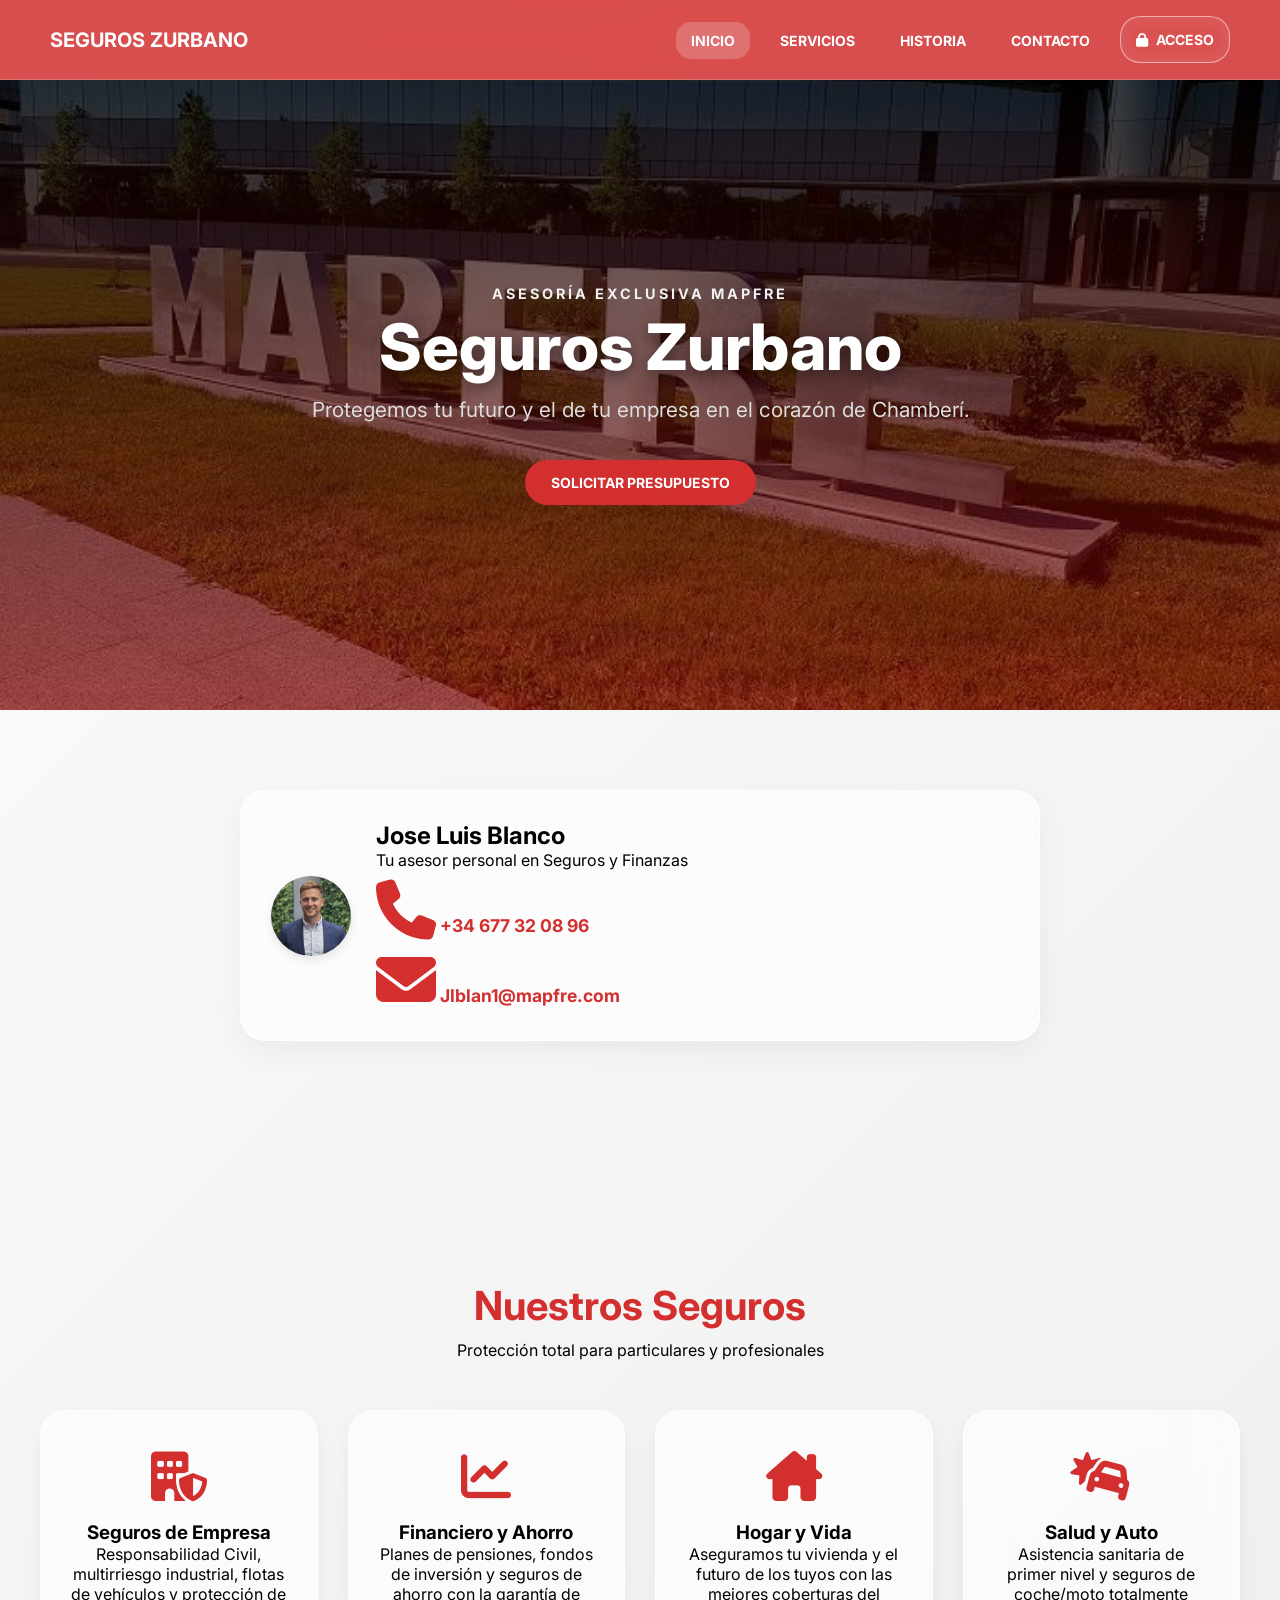
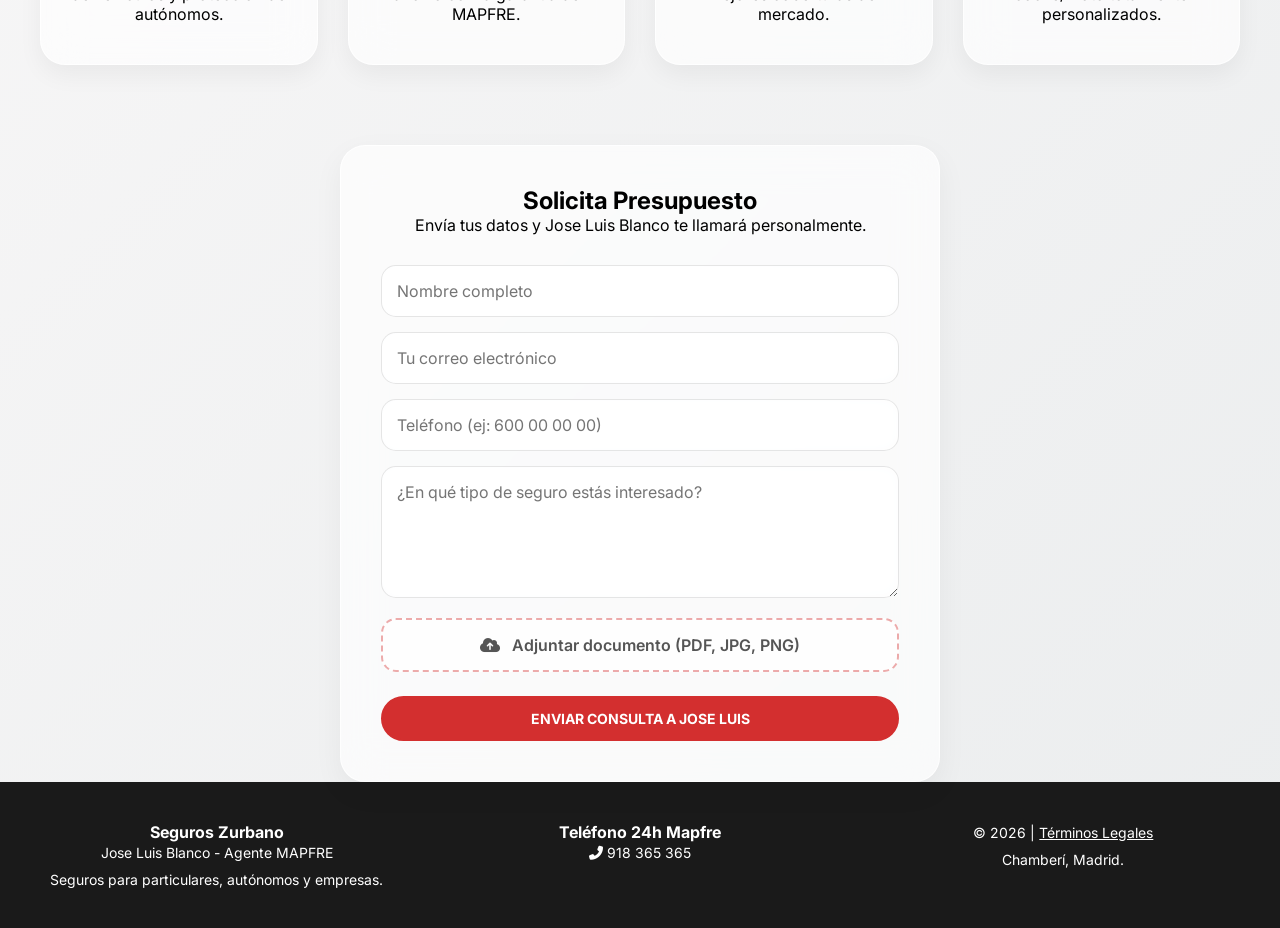
<file: index.html>
<!DOCTYPE html>
<html lang="es">
<head>
    <meta charset="UTF-8">
    <meta name="viewport" content="width=device-width, initial-scale=1.0">
    <title>Seguros Zurbano | Jose Luis Blanco</title>
    <link rel="stylesheet" type="text/css" href="estilos/estilos.css">
    <link rel="stylesheet" href="https://cdnjs.cloudflare.com/ajax/libs/font-awesome/6.5.1/css/all.min.css">
    <link href="https://fonts.googleapis.com/css2?family=Inter:wght@400;700&display=swap" rel="stylesheet">
</head>
<body data-pagina="index">

    <nav class="navbar">
        <a href="index.html" id="logo">SEGUROS ZURBANO</a> 
        <input type="checkbox" id="check"> 
        <label for="check" id="checkboton"><i class="fa-solid fa-bars"></i></label>
        
        <ul class="menu-items">
    <li><a class="actual" href="#hero-section">Inicio</a></li>
    <li><a href="servicios.html">Servicios</a></li>
    <li><a href="historia.html">Historia</a></li>   
    <li><a href="contacto.html">Contacto</a></li>
    <li><a href="login.html" class="btn-nav-especial"><i class="fa-solid fa-lock"></i> Acceso</a></li>
    </ul>
    </nav>

    <header id="hero-section">
    <div class="hero-contenido">
        <span class="subtitulo-hero">ASESORÍA EXCLUSIVA MAPFRE</span>
        <h1 class="titulo-hero">Seguros Zurbano</h1>
        <p class="texto-hero">Protegemos tu futuro y el de tu empresa en el corazón de Chamberí.</p>
        <a href="#contacto" class="boton-hero">SOLICITAR PRESUPUESTO</a>
    </div>
</header>

   <section id="agente-info">
        <div class="perfil-agente">
            <img src="img/blanco.png" alt="Jose Luis Blanco" class="avatar-agente">
            
            <div class="datos-agente">
                <h2>Jose Luis Blanco</h2>
                <p>Tu asesor personal en Seguros y Finanzas</p>
                <div class="vias-contacto">
                    <a href="tel:+34677320896"><i class="fa-solid fa-phone"></i> +34 677 32 08 96</a>
                    <a href="mailto:Jlblan1@mapfre.com"><i class="fa-solid fa-envelope"></i> Jlblan1@mapfre.com</a>
                </div>
            </div>
        </div>
    </section>

    <section id="servicios">
        <div class="principal-titulo">
            <h2>Nuestros Seguros</h2>
            <p>Protección total para particulares y profesionales</p>
        </div>
        
        <div class="contenedor-grid">
            <div class="tarjeta">
                <i class="fa-solid fa-building-shield"></i>
                <h3>Seguros de Empresa</h3>
                <p>Responsabilidad Civil, multirriesgo industrial, flotas de vehículos y protección de autónomos.</p>
            </div>
            <div class="tarjeta">
                <i class="fa-solid fa-chart-line"></i>
                <h3>Financiero y Ahorro</h3>
                <p>Planes de pensiones, fondos de inversión y seguros de ahorro con la garantía de MAPFRE.</p>
            </div>
            <div class="tarjeta">
                <i class="fa-solid fa-house-chimney"></i>
                <h3>Hogar y Vida</h3>
                <p>Aseguramos tu vivienda y el futuro de los tuyos con las mejores coberturas del mercado.</p>
            </div>
            <div class="tarjeta">
                <i class="fa-solid fa-car-burst"></i>
                <h3>Salud y Auto</h3>
                <p>Asistencia sanitaria de primer nivel y seguros de coche/moto totalmente personalizados.</p>
            </div>
        </div>      
    </section>

    <section id="contacto">
        <div class="form-contenedor">
            <h2>Solicita Presupuesto</h2>
            <p>Envía tus datos y Jose Luis Blanco te llamará personalmente.</p>
            
           <form id="form-solicitud" class="formulario">
                <input type="text" name="nombre" placeholder="Nombre completo" required>
                <input type="email" name="email" placeholder="Tu correo electrónico" required>
                <input type="tel" name="telefono" placeholder="Teléfono (ej: 600 00 00 00)">
                <textarea name="mensaje" placeholder="¿En qué tipo de seguro estás interesado?" rows="5" required></textarea>
                
                <!-- Botón personalizado para subir archivo -->
                <label class="custom-file-upload">
                    <i class="fa-solid fa-cloud-arrow-up" style="margin-right: 8px;"></i> 
                    <span>Adjuntar documento (PDF, JPG, PNG)</span>
                    <input type="file" name="documento" accept=".pdf,.jpg,.png,.jpeg" onchange="this.previousElementSibling.textContent = this.files[0].name">
                </label>

                <button type="submit">ENVIAR CONSULTA A JOSE LUIS</button>
            </form>
            
        </div>
    </section>

      <footer class="footer-final">
        <div class="columna">
            <h4>Seguros Zurbano</h4>
            <p>Jose Luis Blanco - Agente MAPFRE</p>
            <p>Seguros para particulares, autónomos y empresas.</p>
        </div>
        <div class="columna">
            <h4>Teléfono 24h Mapfre</h4>
            <p><i class="fa-solid fa-phone-flip"></i> 918 365 365</p>
        </div>
       <div class="columna">
            <p>&copy; 2026 | <a href="legal.html" style="color:#fff; text-decoration:underline;">Términos Legales</a></p>
            <p>Chamberí, Madrid.</p>
    </div>
    </footer>

<script src="js/app.js"></script>
</body>
</html>
</file>
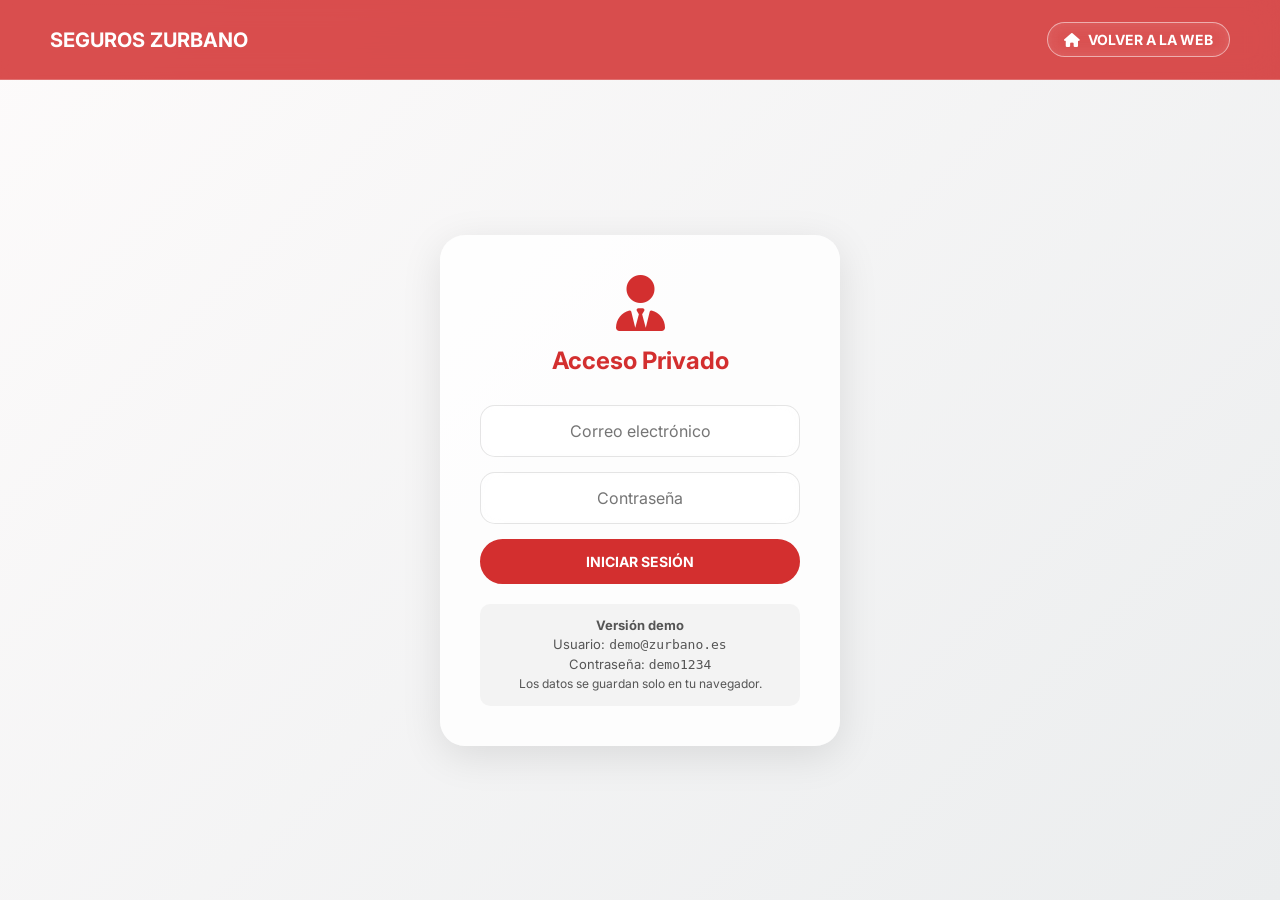
<file: clientes.html>
<!DOCTYPE html>
<html lang="es">
<head>
    <meta charset="UTF-8">
    <meta name="viewport" content="width=device-width, initial-scale=1.0">
    <title>Clientes | Seguros Zurbano</title>
    <link rel="stylesheet" type="text/css" href="estilos/estilos.css">
    <link rel="stylesheet" href="https://cdnjs.cloudflare.com/ajax/libs/font-awesome/6.5.1/css/all.min.css">
</head>
<body data-pagina="clientes">
    <nav class="navbar">
        <span id="logo" style="color: white; font-weight: bold; font-size: 20px;">PANEL DE GESTIÓN</span>
        <input type="checkbox" id="check">
        <label for="check" id="checkboton"><i class="fa-solid fa-bars"></i></label>
        <ul class="menu-items">
            <li><a href="solicitudes.html" class="btn-nav-especial" style="background: transparent !important; border: none !important;"><i class="fa-solid fa-inbox"></i> Bandeja</a></li>
            <li><a href="usuarios.html" class="btn-nav-especial" style="background: transparent !important; border: none !important;"><i class="fa-solid fa-users-gear"></i> Equipo</a></li>
            <li><a href="login.html" class="btn-nav-especial"  data-salir><i class="fa-solid fa-right-from-bracket"></i> Salir</a></li>
        </ul>
    </nav>

    <div class="panel-container">
        <div class="panel-header" style="display: flex; justify-content: space-between; align-items: center; margin-bottom: 20px;">
            <div>
                <h2 style="color: #D32F2F;"><i class="fa-solid fa-address-book"></i> Agenda de Clientes</h2>
                <p style="font-size: 14px; color: #666;">Listado completo de clientes registrados en el sistema.</p>
            </div>
            <a href="nuevoCliente.html" class="btn-actualizar-ios" style="text-decoration: none;">
                <i class="fa-solid fa-user-plus"></i> Añadir Cliente
            </a>
        </div>
        <p id="error" style="color: #D32F2F; background: rgba(211,47,47,0.1); padding: 10px; border-radius: 10px; margin-bottom: 15px; font-weight: bold; display:none;"></p>
        <p id="exito" style="color: #2e7d32; background: rgba(76,175,80,0.1); padding: 10px; border-radius: 10px; margin-bottom: 15px; font-weight: bold; display:none;"></p>
        <table>
            <thead>
                <tr><th>Nombre y Apellidos</th><th>Email</th><th>Teléfono</th><th style="text-align: center;">Acciones</th></tr>
            </thead>
            <tbody id="tbody"></tbody>
        </table>
    </div>

<script src="js/app.js"></script>
</body>
</html>
</file>
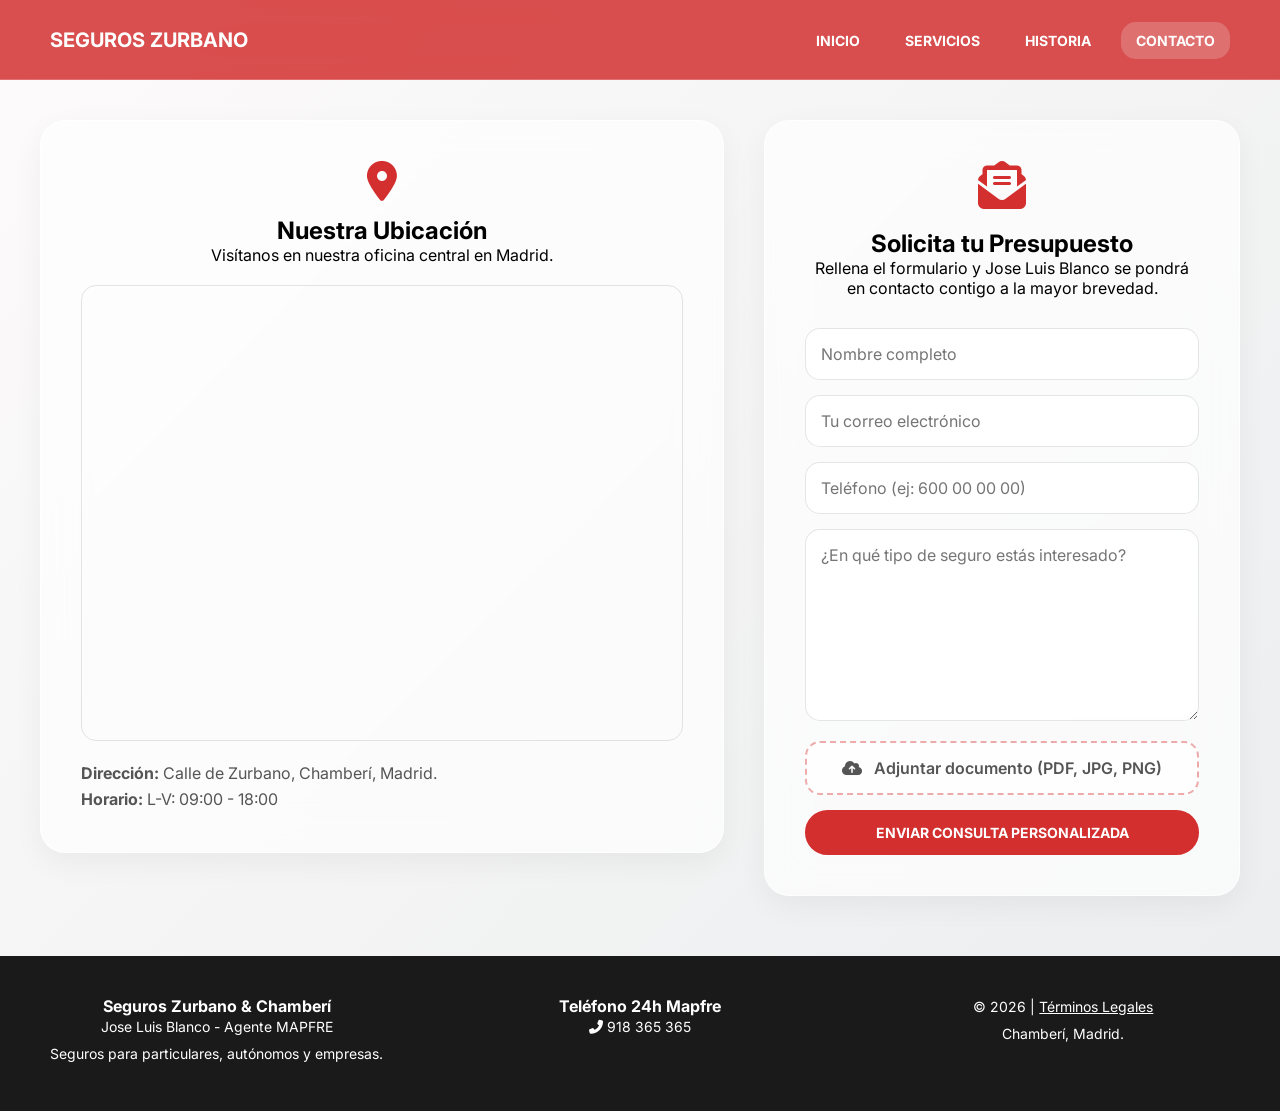
<file: contacto.html>
<!DOCTYPE html>
<html lang="es">
<head>
    <meta charset="UTF-8">
    <meta name="viewport" content="width=device-width, initial-scale=1.0">
    <title>Contacto | Seguros Zurbano</title>
    <link rel="stylesheet" type="text/css" href="estilos/estilos.css">
    <link rel="stylesheet" href="https://cdnjs.cloudflare.com/ajax/libs/font-awesome/6.5.1/css/all.min.css">
    <link href="https://fonts.googleapis.com/css2?family=Inter:wght@400;700&display=swap" rel="stylesheet">
</head>
<body data-pagina="contacto">

    <nav class="navbar">
        <a href="index.html" id="logo">SEGUROS ZURBANO</a> 
        <input type="checkbox" id="check"> 
        <label for="check" id="checkboton"><i class="fa-solid fa-bars"></i></label>
        
        <ul class="menu-items">
            <li><a href="index.html">Inicio</a></li>
            <li><a href="servicios.html">Servicios</a></li>
            <li><a href="historia.html">Historia</a></li>   
            <li><a class="actual" href="contacto.html">Contacto</a></li> 
        </ul>
    </nav>

    <main class="seccion-contacto-pagina">
        <div class="contenedor-dos-columnas">
            
            <div class="columna-mapa">
                <div class="cabecera-columna">
                    <i class="fa-solid fa-location-dot" style="font-size: 2.5rem; color: #D32F2F; margin-bottom: 15px;"></i>
                    <h2>Nuestra Ubicación</h2>
                    <p>Visítanos en nuestra oficina central en Madrid.</p>
                </div>
                <div class="mapa-wrapper">
                   <iframe src="https://www.google.com/maps/embed?pb=!1m18!1m12!1m3!1d3037.01969582929!2d-3.6963669241719734!3d40.430562771437394!2m3!1f0!2f0!3f0!3m2!1i1024!2i768!4f13.1!3m3!1m2!1s0xd4229c6863119d1%3A0x7e2fd7982fed370d!2sMapfre!5e0!3m2!1ses!2ses!4v1772542334589!5m2!1ses!2ses" width="600" height="450" style="border:0;" allowfullscreen="" loading="lazy" referrerpolicy="no-referrer-when-downgrade"></iframe>
                </div>
                <div class="datos-sucursal">
                    <p><strong>Dirección:</strong> Calle de Zurbano, Chamberí, Madrid.</p>
                    <p><strong>Horario:</strong> L-V: 09:00 - 18:00</p>
                </div>
            </div>

            <div class="form-contenedor">
                <i class="fa-solid fa-envelope-open-text" style="font-size: 3rem; color: #D32F2F; margin-bottom: 20px;"></i>
                <h2>Solicita tu Presupuesto</h2>
                <p>Rellena el formulario y Jose Luis Blanco se pondrá en contacto contigo a la mayor brevedad.</p>
                
             <form id="form-solicitud" class="formulario">
                <input type="text" name="nombre" placeholder="Nombre completo" required>
                <input type="email" name="email" placeholder="Tu correo electrónico" required>
                <input type="tel" name="telefono" placeholder="Teléfono (ej: 600 00 00 00)">
                <textarea name="mensaje" placeholder="¿En qué tipo de seguro estás interesado?" rows="8" required></textarea>
                
                <!-- Botón personalizado para subir archivo -->
                <label class="custom-file-upload">
                    <i class="fa-solid fa-cloud-arrow-up" style="margin-right: 8px;"></i> 
                    <span>Adjuntar documento (PDF, JPG, PNG)</span>
                    <input type="file" name="documento" accept=".pdf,.jpg,.png,.jpeg" onchange="this.previousElementSibling.textContent = this.files[0].name">
                </label>

                <button type="submit">ENVIAR CONSULTA PERSONALIZADA</button>
            </form>        
            </div>

        </div>
    </main>

    <footer class="footer-final">
        <div class="columna">
            <h4>Seguros Zurbano & Chamberí</h4>
            <p>Jose Luis Blanco - Agente MAPFRE</p>
            <p>Seguros para particulares, autónomos y empresas.</p>
        </div>
        <div class="columna">
            <h4>Teléfono 24h Mapfre</h4>
            <p><i class="fa-solid fa-phone-flip"></i> 918 365 365</p>
        </div>
        <div class="columna">
            <p>&copy; 2026 | <a href="legal.html" style="color:#fff; text-decoration:underline;">Términos Legales</a></p>
            <p>Chamberí, Madrid.</p>
        </div>
    </footer>

<script src="js/app.js"></script>
</body>
</html>
</file>
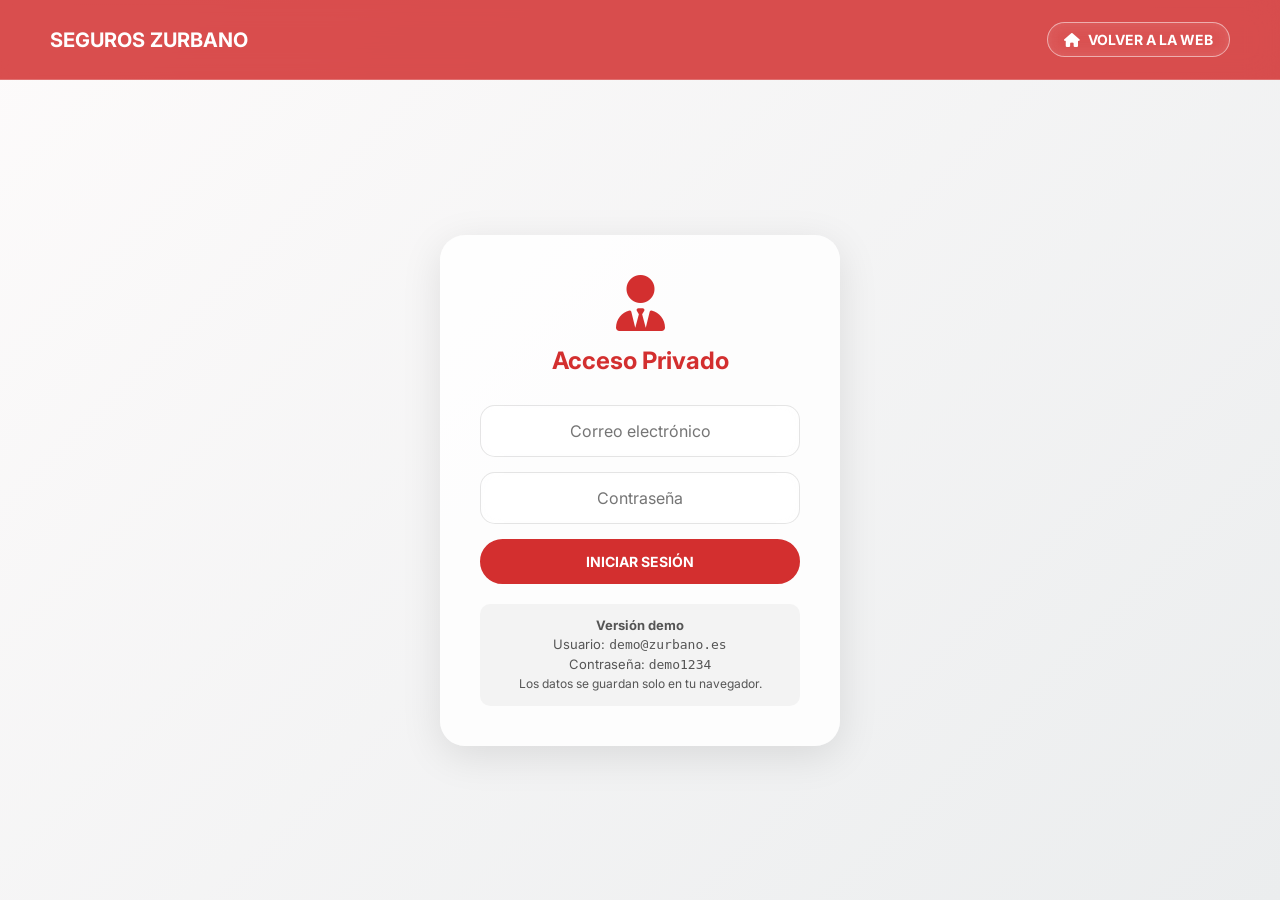
<file: editarCliente.html>
<!DOCTYPE html>
<html lang="es">
<head>
    <meta charset="UTF-8">
    <meta name="viewport" content="width=device-width, initial-scale=1.0">
    <title>Editar Cliente | Seguros Zurbano</title>
    <link rel="stylesheet" type="text/css" href="estilos/estilos.css">
    <link rel="stylesheet" href="https://cdnjs.cloudflare.com/ajax/libs/font-awesome/6.5.1/css/all.min.css">
</head>
<body data-pagina="editarCliente">
    <nav class="navbar">
        <span id="logo" style="color: white; font-weight: bold; font-size: 20px;">EDITAR DATOS CLIENTE</span>
        <input type="checkbox" id="check">
        <label for="check" id="checkboton"><i class="fa-solid fa-bars"></i></label>
        <ul class="menu-items">
            <li><a href="clientes.html" class="btn-nav-especial" ><i class="fa-solid fa-xmark"></i> Cancelar</a></li>
        </ul>
    </nav>

    <div class="panel-container" style="max-width: 500px; margin-top: 120px;">
        <h2 style="color: #D32F2F; margin-bottom: 20px;"><i class="fa-solid fa-user-pen"></i> Modificar Cliente</h2>
        <form id="form" class="formulario">
            <input type="text" name="nombre" required>
            <input type="email" name="email" required>
            <input type="tel" name="movil">
            <button type="submit"><i class="fa-solid fa-floppy-disk"></i> ACTUALIZAR CLIENTE</button>
        </form>
    </div>

<script src="js/app.js"></script>
</body>
</html>
</file>
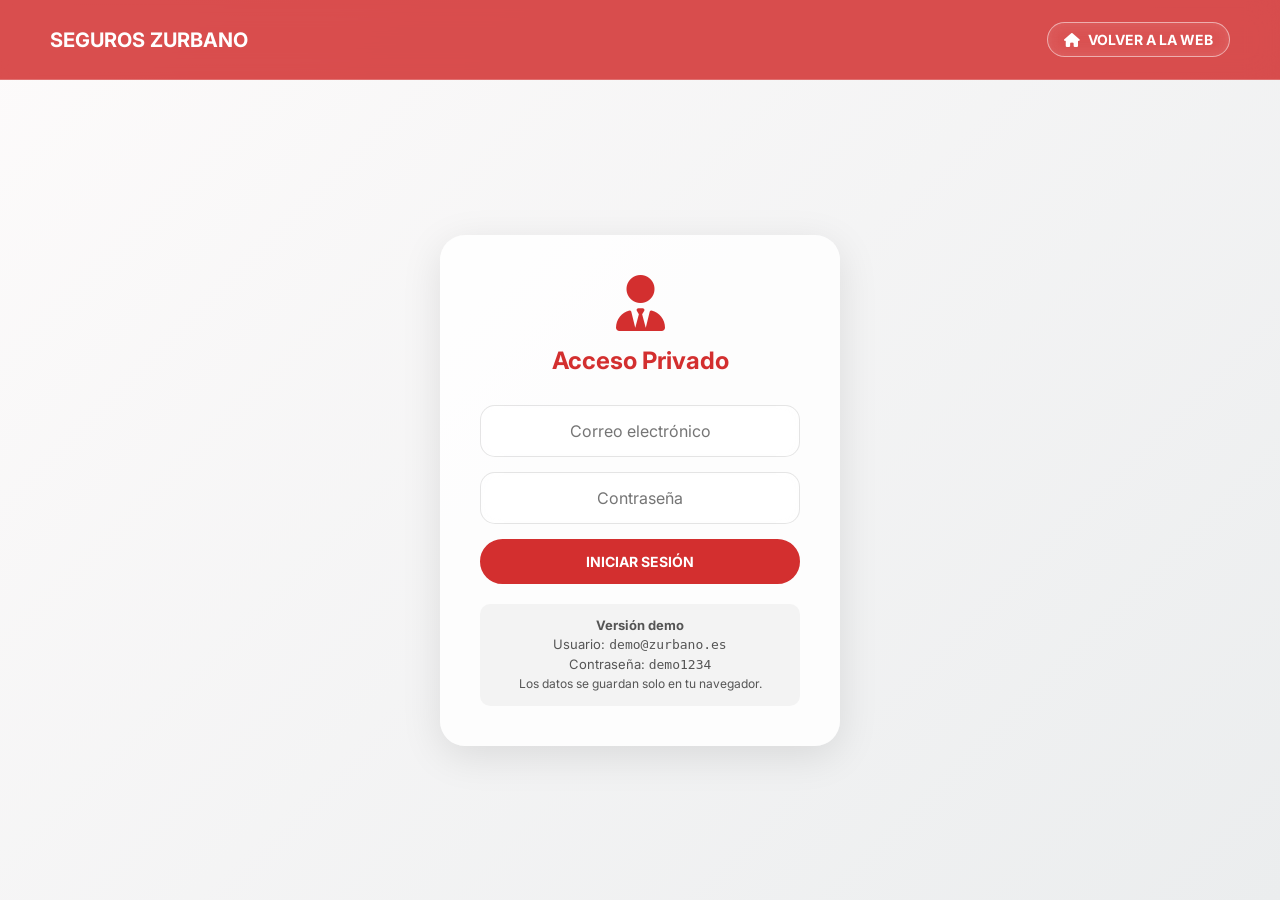
<file: editarUsuario.html>
<!DOCTYPE html>
<html lang="es">
<head>
    <meta charset="UTF-8">
    <meta name="viewport" content="width=device-width, initial-scale=1.0">
    <title>Editar Trabajador | Seguros Zurbano</title>
    <link rel="stylesheet" type="text/css" href="estilos/estilos.css">
    <link rel="stylesheet" href="https://cdnjs.cloudflare.com/ajax/libs/font-awesome/6.5.1/css/all.min.css">
</head>
<body data-pagina="editarUsuario">
    <nav class="navbar">
        <span id="logo" style="color: white; font-weight: bold; font-size: 20px;">EDITAR TRABAJADOR</span>
        <input type="checkbox" id="check">
        <label for="check" id="checkboton"><i class="fa-solid fa-bars"></i></label>
        <ul class="menu-items">
            <li><a href="usuarios.html" class="btn-nav-especial" ><i class="fa-solid fa-xmark"></i> Cancelar</a></li>
        </ul>
    </nav>

    <div class="panel-container" style="max-width: 500px; margin-top: 120px;">
        <h2 style="color: #D32F2F; margin-bottom: 20px;"><i class="fa-solid fa-user-pen"></i> Modificar datos del equipo</h2>
        <p id="error" style="color: #D32F2F; background: rgba(211,47,47,0.1); padding: 10px; border-radius: 10px; margin-bottom: 15px; font-weight: bold; display:none;"></p>
        <form id="form" class="formulario">
            <label style="display:block; text-align:left; margin-bottom:5px; font-weight:bold;">Nombre y Apellidos</label>
            <input type="text" name="nombre" required>
            <label style="display:block; text-align:left; margin-bottom:5px; font-weight:bold;">Email Corporativo</label>
            <input type="email" name="email" required>
            <label style="display:block; text-align:left; margin-bottom:5px; font-weight:bold;">Contraseña de Acceso</label>
            <input type="text" name="password" required>
            <button type="submit" style="margin-top:20px;"><i class="fa-solid fa-floppy-disk"></i> ACTUALIZAR DATOS</button>
        </form>
    </div>

<script src="js/app.js"></script>
</body>
</html>
</file>
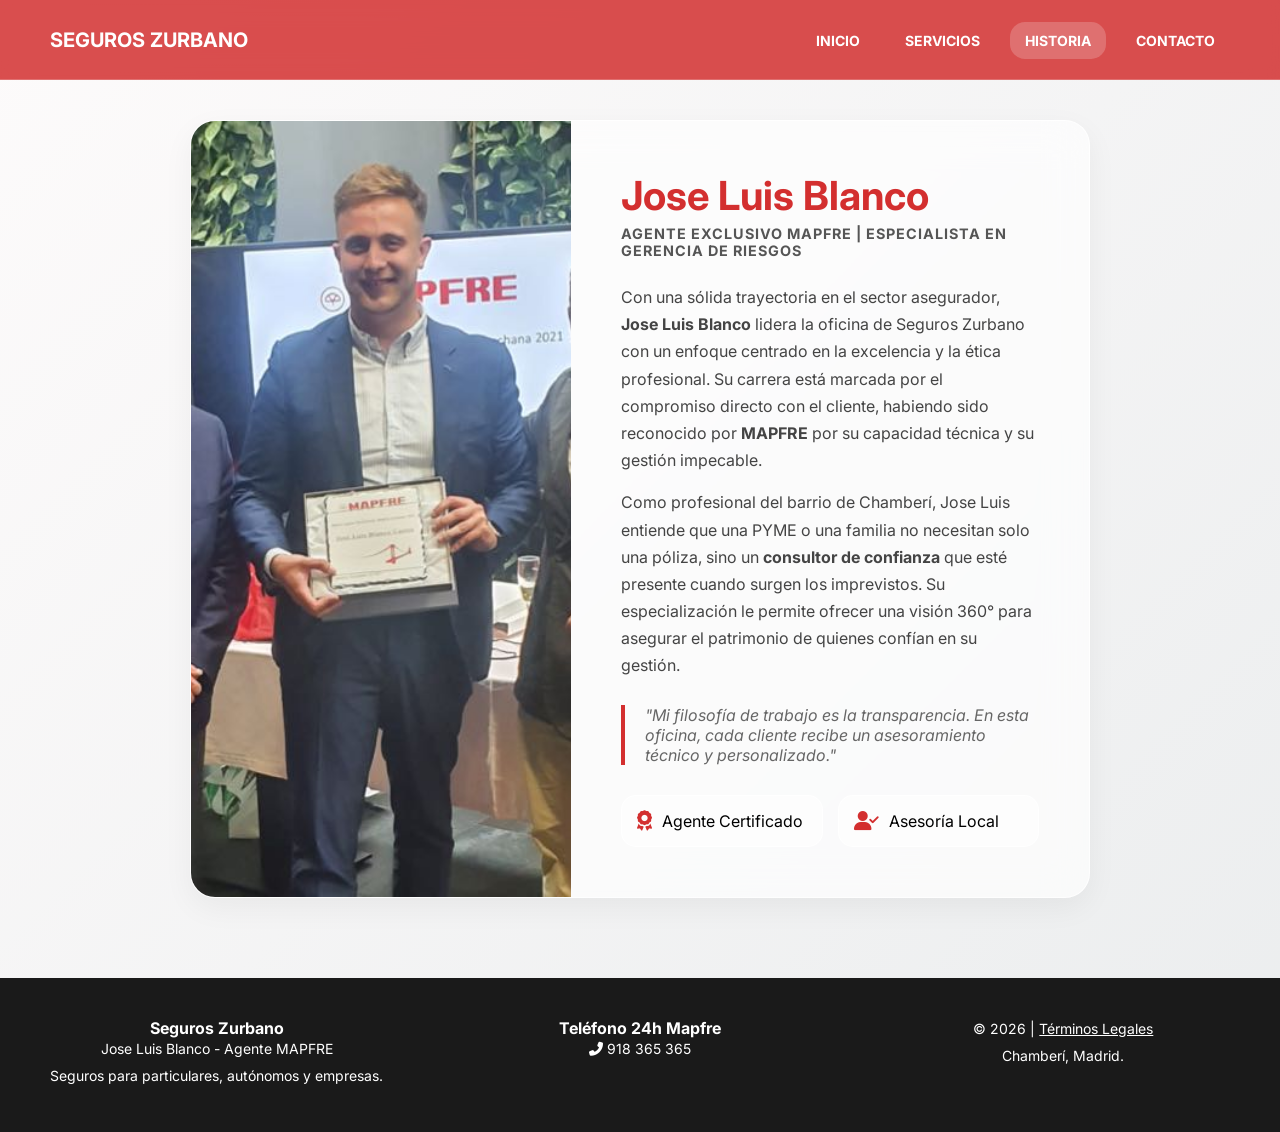
<file: historia.html>
<!DOCTYPE html>
<html lang="es">
<head>
    <meta charset="UTF-8">
    <meta name="viewport" content="width=device-width, initial-scale=1.0">
    <title>Historia | Seguros Zurbano</title>
    <link rel="stylesheet" type="text/css" href="estilos/estilos.css">
    <link rel="stylesheet" href="https://cdnjs.cloudflare.com/ajax/libs/font-awesome/6.5.1/css/all.min.css">
    <link href="https://fonts.googleapis.com/css2?family=Inter:wght@400;700&display=swap" rel="stylesheet">
</head>
<body data-pagina="historia">

    <nav class="navbar">
        <a href="index.html" id="logo">SEGUROS ZURBANO</a>
        <input type="checkbox" id="check"> 
        <label for="check" id="checkboton"><i class="fa-solid fa-bars"></i></label>
        
        <ul class="menu-items">
            <li><a href="index.html">Inicio</a></li>
            <li><a href="servicios.html">Servicios</a></li>
            <li><a class="actual" href="historia.html">Historia</a></li>   
            <li><a href="contacto.html">Contacto</a></li>
        </ul>
    </nav>

    <main class="seccion-historia-unica">
        <div class="tarjeta-perfil-profesional">
            
            <div class="bloque-foto">
                <img src="img/JLBlanco.jpeg" alt="Jose Luis Blanco MAPFRE">
            </div>

            <div class="bloque-contenido">
                <h1 class="nombre-titulo">Jose Luis Blanco</h1>
                <p class="subtitulo-profesional">Agente Exclusivo MAPFRE | Especialista en Gerencia de Riesgos</p>
                
                <div class="texto-biografia">
                    <p>Con una sólida trayectoria en el sector asegurador, <strong>Jose Luis Blanco</strong> lidera la oficina de Seguros Zurbano con un enfoque centrado en la excelencia y la ética profesional. Su carrera está marcada por el compromiso directo con el cliente, habiendo sido reconocido por <strong>MAPFRE</strong> por su capacidad técnica y su gestión impecable.</p>

                    <p>Como profesional del barrio de Chamberí, Jose Luis entiende que una PYME o una familia no necesitan solo una póliza, sino un <strong>consultor de confianza</strong> que esté presente cuando surgen los imprevistos. Su especialización le permite ofrecer una visión 360° para asegurar el patrimonio de quienes confían en su gestión.</p>

                    <blockquote class="frase-agente">
                        "Mi filosofía de trabajo es la transparencia. En esta oficina, cada cliente recibe un asesoramiento técnico y personalizado."
                    </blockquote>
                </div>

                <div class="badges-certificados">
                    <div class="badge-item">
                        <i class="fa-solid fa-award"></i>
                        <span>Agente Certificado</span>
                    </div>
                    <div class="badge-item">
                        <i class="fa-solid fa-user-check"></i>
                        <span>Asesoría Local</span>
                    </div>
                </div>
            </div>
        </div>
    </main>

    <footer class="footer-final">
        <div class="columna">
            <h4>Seguros Zurbano</h4>
            <p>Jose Luis Blanco - Agente MAPFRE</p>
            <p>Seguros para particulares, autónomos y empresas.</p>
        </div>
        <div class="columna">
            <h4>Teléfono 24h Mapfre</h4>
            <p><i class="fa-solid fa-phone-flip"></i> 918 365 365</p>
        </div>
       <div class="columna">
            <p>&copy; 2026 | <a href="legal.html" style="color:#fff; text-decoration:underline;">Términos Legales</a></p>
            <p>Chamberí, Madrid.</p>
    </div>
    </footer>

<script src="js/app.js"></script>
</body>
</html>
</file>
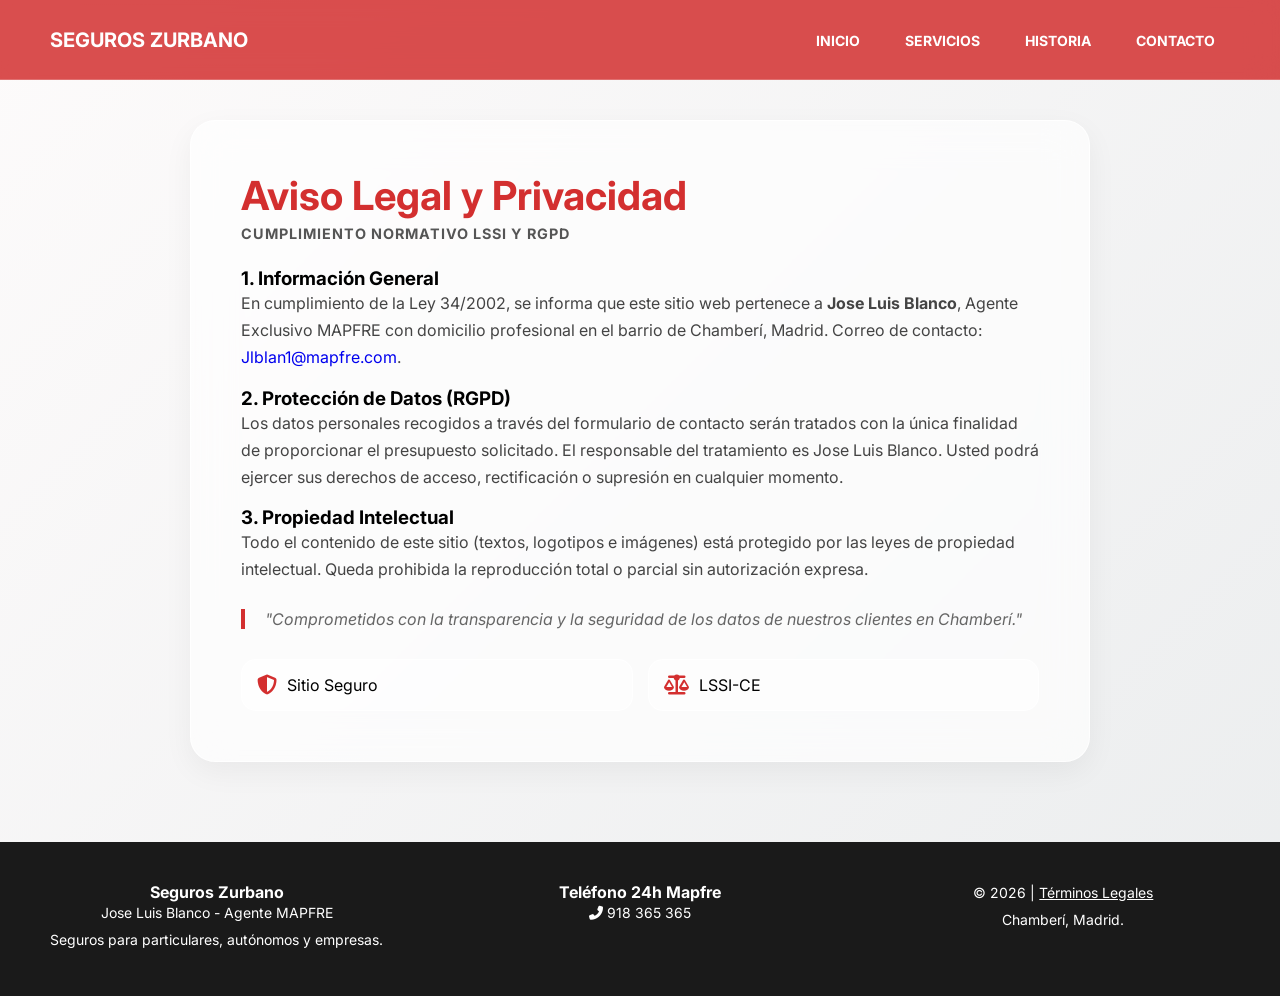
<file: legal.html>
<!DOCTYPE html>
<html lang="es">
<head>
    <meta charset="UTF-8">
    <meta name="viewport" content="width=device-width, initial-scale=1.0">
    <title>Aviso Legal | Seguros Zurbano</title>
    <link rel="stylesheet" type="text/css" href="estilos/estilos.css">
    <link rel="stylesheet" href="https://cdnjs.cloudflare.com/ajax/libs/font-awesome/6.5.1/css/all.min.css">
    <link href="https://fonts.googleapis.com/css2?family=Inter:wght@400;700&display=swap" rel="stylesheet">
</head>
<body data-pagina="legal">

    <nav class="navbar">
        <a href="index.html" id="logo">SEGUROS ZURBANO</a>
        <input type="checkbox" id="check"> 
        <label for="check" id="checkboton"><i class="fa-solid fa-bars"></i></label>
        
        <ul class="menu-items">
            <li><a href="index.html">Inicio</a></li>
            <li><a href="servicios.html">Servicios</a></li>
            <li><a href="historia.html">Historia</a></li>   
            <li><a href="index.html#contacto">Contacto</a></li>
        </ul>
    </nav>

    <main class="seccion-legal-unica">
        <div class="tarjeta-legal-profesional">
            <div class="bloque-contenido-legal">
                <h1 class="nombre-titulo-legal">Aviso Legal y Privacidad</h1>
                <p class="subtitulo-legal">Cumplimiento Normativo LSSI y RGPD</p>
                
                <div class="texto-legal-cuerpo">
                    <h3>1. Información General</h3>
                    <p>En cumplimiento de la Ley 34/2002, se informa que este sitio web pertenece a <strong>Jose Luis Blanco</strong>, Agente Exclusivo MAPFRE con domicilio profesional en el barrio de Chamberí, Madrid. Correo de contacto: <a href="mailto:jlblan1@mapfre.com">Jlblan1@mapfre.com</a>.</p>

                    <h3>2. Protección de Datos (RGPD)</h3>
                    <p>Los datos personales recogidos a través del formulario de contacto serán tratados con la única finalidad de proporcionar el presupuesto solicitado. El responsable del tratamiento es Jose Luis Blanco. Usted podrá ejercer sus derechos de acceso, rectificación o supresión en cualquier momento.</p>

                    <h3>3. Propiedad Intelectual</h3>
                    <p>Todo el contenido de este sitio (textos, logotipos e imágenes) está protegido por las leyes de propiedad intelectual. Queda prohibida la reproducción total o parcial sin autorización expresa.</p>

                    <blockquote class="frase-legal">
                        "Comprometidos con la transparencia y la seguridad de los datos de nuestros clientes en Chamberí."
                    </blockquote>
                </div>

                <div class="badges-legales">
                    <div class="badge-item-legal">
                        <i class="fa-solid fa-shield-halved"></i>
                        <span>Sitio Seguro</span>
                    </div>
                    <div class="badge-item-legal">
                        <i class="fa-solid fa-scale-balanced"></i>
                        <span>LSSI-CE</span>
                    </div>
                </div>
            </div>
        </div>
    </main>

     <footer class="footer-final">
        <div class="columna">
            <h4>Seguros Zurbano</h4>
            <p>Jose Luis Blanco - Agente MAPFRE</p>
            <p>Seguros para particulares, autónomos y empresas.</p>
        </div>
        <div class="columna">
            <h4>Teléfono 24h Mapfre</h4>
            <p><i class="fa-solid fa-phone-flip"></i> 918 365 365</p>
        </div>
       <div class="columna">
            <p>&copy; 2026 | <a href="legal.html" style="color:#fff; text-decoration:underline;">Términos Legales</a></p>
            <p>Chamberí, Madrid.</p>
    </div>
    </footer>
<script src="js/app.js"></script>
</body>
</html>
</file>
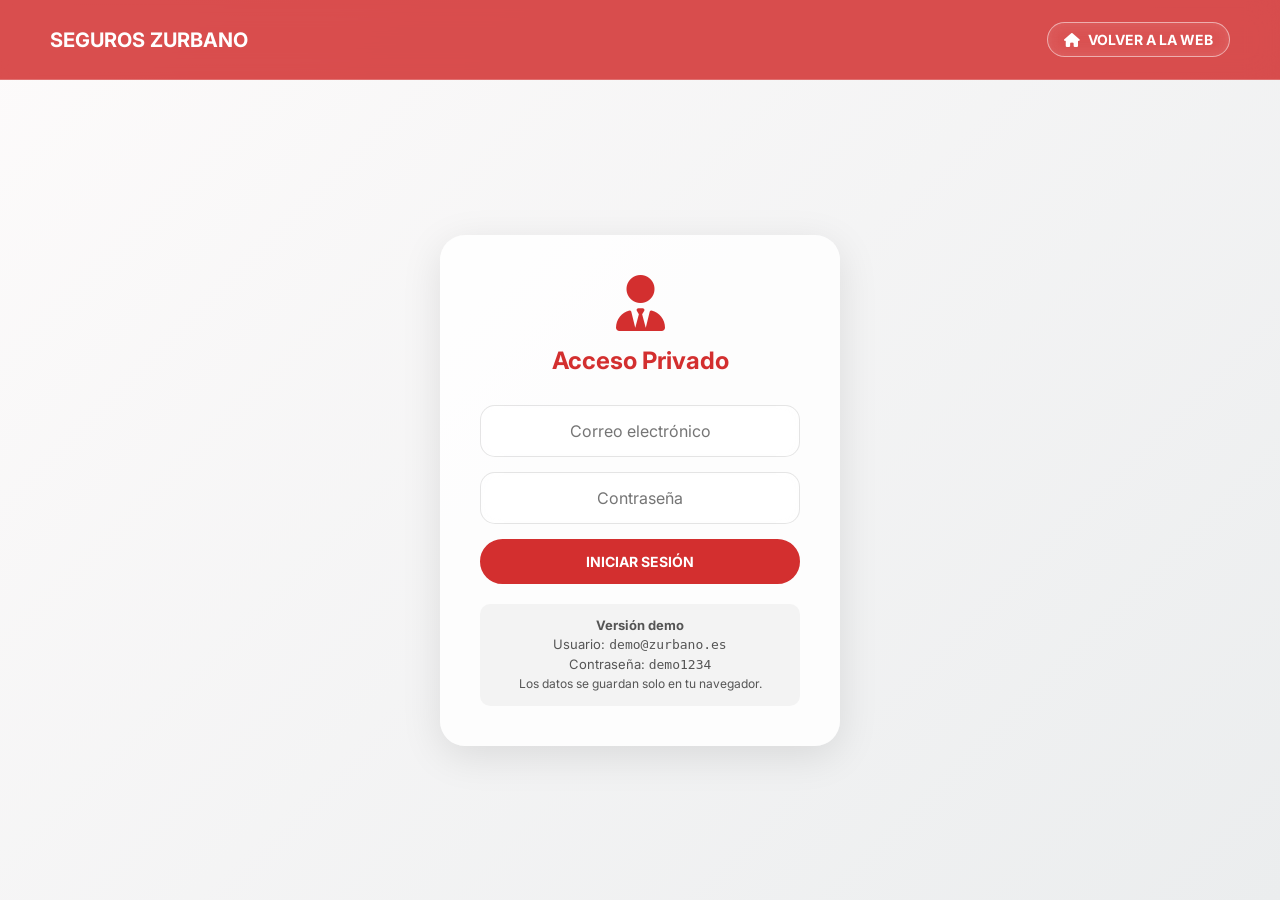
<file: login.html>
<!DOCTYPE html>
<html lang="es">
<head>
    <meta charset="UTF-8">
    <meta name="viewport" content="width=device-width, initial-scale=1.0">
    <title>Acceso Agentes | Seguros Zurbano</title>
    <link rel="stylesheet" type="text/css" href="estilos/estilos.css">
    <link rel="stylesheet" href="https://cdnjs.cloudflare.com/ajax/libs/font-awesome/6.5.1/css/all.min.css">
</head>
<body data-pagina="login">

    <nav class="navbar">
        <a href="index.html" id="logo">SEGUROS ZURBANO</a>
        <input type="checkbox" id="check">
        <label for="check" id="checkboton"><i class="fa-solid fa-bars"></i></label>
        <ul class="menu-items">
            <li><a href="index.html" class="btn-nav-especial"><i class="fa-solid fa-house"></i> Volver a la web</a></li>
        </ul>
    </nav>

    <div class="login-container">
        <div class="login-box">
            <i class="fa-solid fa-user-tie" style="font-size: 3.5rem; color: #D32F2F; margin-bottom: 15px;"></i>
            <h2 style="color: #D32F2F; margin-bottom: 20px;">Acceso Privado</h2>

            <p id="error" style="color: #D32F2F; font-weight: bold; margin-bottom: 15px; background: rgba(211,47,47,0.1); padding: 10px; border-radius: 10px; display:none;"></p>

            <form id="form-login" class="formulario">
                <input type="email" name="email" placeholder="Correo electrónico" required>
                <input type="password" name="password" placeholder="Contraseña" required>
                <button type="submit">INICIAR SESIÓN</button>
            </form>

            <p style="margin-top: 20px; font-size: 13px; color: #555; background: rgba(0,0,0,0.04); padding: 12px; border-radius: 10px; line-height: 1.5;">
                <strong>Versión demo</strong><br>
                Usuario: <code>demo@zurbano.es</code><br>
                Contraseña: <code>demo1234</code><br>
                <span style="font-size: 12px;">Los datos se guardan solo en tu navegador.</span>
            </p>
        </div>
    </div>

<script src="js/app.js"></script>
</body>
</html>
</file>
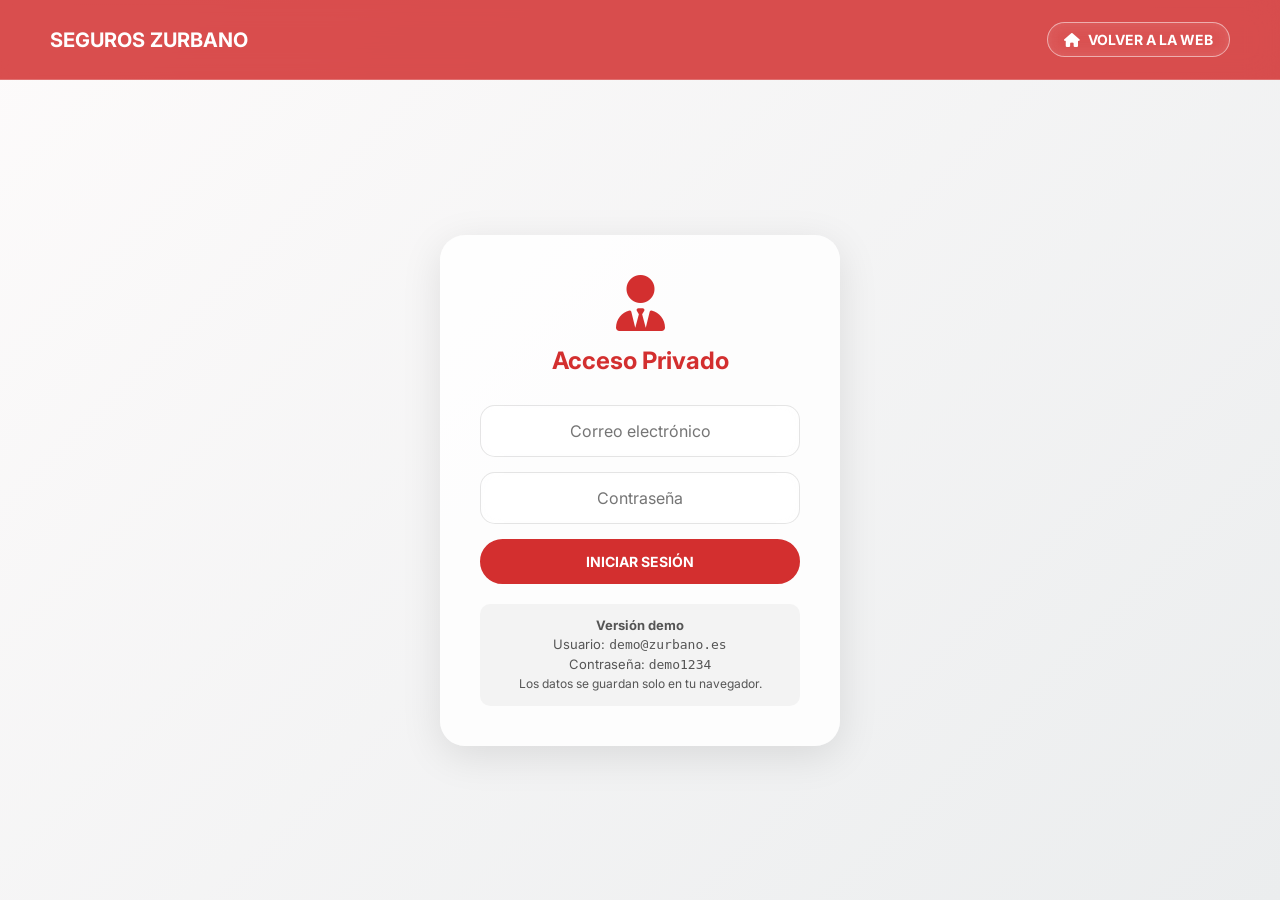
<file: nuevoCliente.html>
<!DOCTYPE html>
<html lang="es">
<head>
    <meta charset="UTF-8">
    <meta name="viewport" content="width=device-width, initial-scale=1.0">
    <title>Nuevo Cliente | Seguros Zurbano</title>
    <link rel="stylesheet" type="text/css" href="estilos/estilos.css">
    <link rel="stylesheet" href="https://cdnjs.cloudflare.com/ajax/libs/font-awesome/6.5.1/css/all.min.css">
</head>
<body data-pagina="nuevoCliente">
    <nav class="navbar">
        <span id="logo" style="color: white; font-weight: bold; font-size: 20px;">NUEVO CLIENTE</span>
        <input type="checkbox" id="check">
        <label for="check" id="checkboton"><i class="fa-solid fa-bars"></i></label>
        <ul class="menu-items">
            <li><a href="solicitudes.html" class="btn-nav-especial" ><i class="fa-solid fa-xmark"></i> Cancelar</a></li>
        </ul>
    </nav>

    <div class="panel-container" style="max-width: 500px; margin-top: 120px;">
        <h2 style="color: #D32F2F; margin-bottom: 20px;"><i class="fa-solid fa-user-plus"></i> Alta de Cliente Manual</h2>
        <p id="error" style="color: #D32F2F; background: rgba(211,47,47,0.1); padding: 10px; border-radius: 10px; margin-bottom: 15px; font-weight: bold; display:none;"></p>
        <form id="form" class="formulario">
            <input type="text" name="nombre" placeholder="Nombre completo del cliente" required>
            <input type="email" name="email" placeholder="Correo electrónico" required>
            <input type="tel" name="movil" placeholder="Teléfono de contacto">
            <button type="submit"><i class="fa-solid fa-floppy-disk"></i> GUARDAR CLIENTE</button>
        </form>
    </div>

<script src="js/app.js"></script>
</body>
</html>
</file>
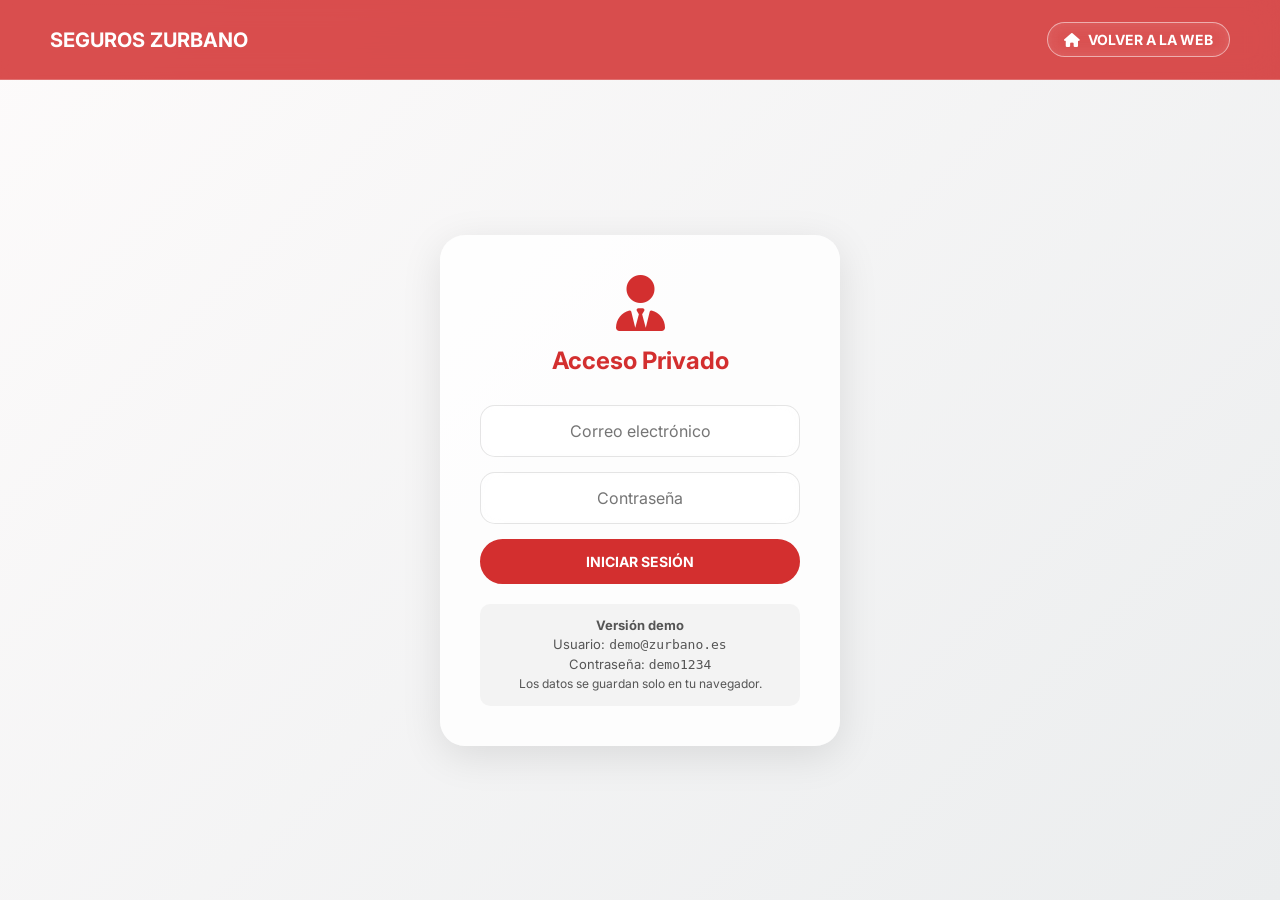
<file: nuevoTrabajador.html>
<!DOCTYPE html>
<html lang="es">
<head>
    <meta charset="UTF-8">
    <meta name="viewport" content="width=device-width, initial-scale=1.0">
    <title>Nuevo Trabajador | Seguros Zurbano</title>
    <link rel="stylesheet" type="text/css" href="estilos/estilos.css">
    <link rel="stylesheet" href="https://cdnjs.cloudflare.com/ajax/libs/font-awesome/6.5.1/css/all.min.css">
</head>
<body data-pagina="nuevoTrabajador">
    <nav class="navbar">
        <span id="logo" style="color: white; font-weight: bold; font-size: 20px;">NUEVO TRABAJADOR</span>
        <input type="checkbox" id="check">
        <label for="check" id="checkboton"><i class="fa-solid fa-bars"></i></label>
        <ul class="menu-items">
            <li><a href="usuarios.html" class="btn-nav-especial" ><i class="fa-solid fa-xmark"></i> Cancelar</a></li>
        </ul>
    </nav>

    <div class="panel-container" style="max-width: 500px; margin-top: 120px;">
        <h2 style="color: #D32F2F; margin-bottom: 20px;"><i class="fa-solid fa-user-shield"></i> Alta de Empleado</h2>
        <p id="error" style="color: #D32F2F; background: rgba(211,47,47,0.1); padding: 10px; border-radius: 10px; margin-bottom: 15px; font-weight: bold; display:none;"></p>
        <form id="form" class="formulario">
            <input type="text" name="nombre" placeholder="Nombre completo" required>
            <input type="email" name="email" placeholder="Correo corporativo" required>
            <input type="text" name="password" placeholder="Contraseña de acceso" required>
            <button type="submit"><i class="fa-solid fa-floppy-disk"></i> GUARDAR TRABAJADOR</button>
        </form>
    </div>

<script src="js/app.js"></script>
</body>
</html>
</file>
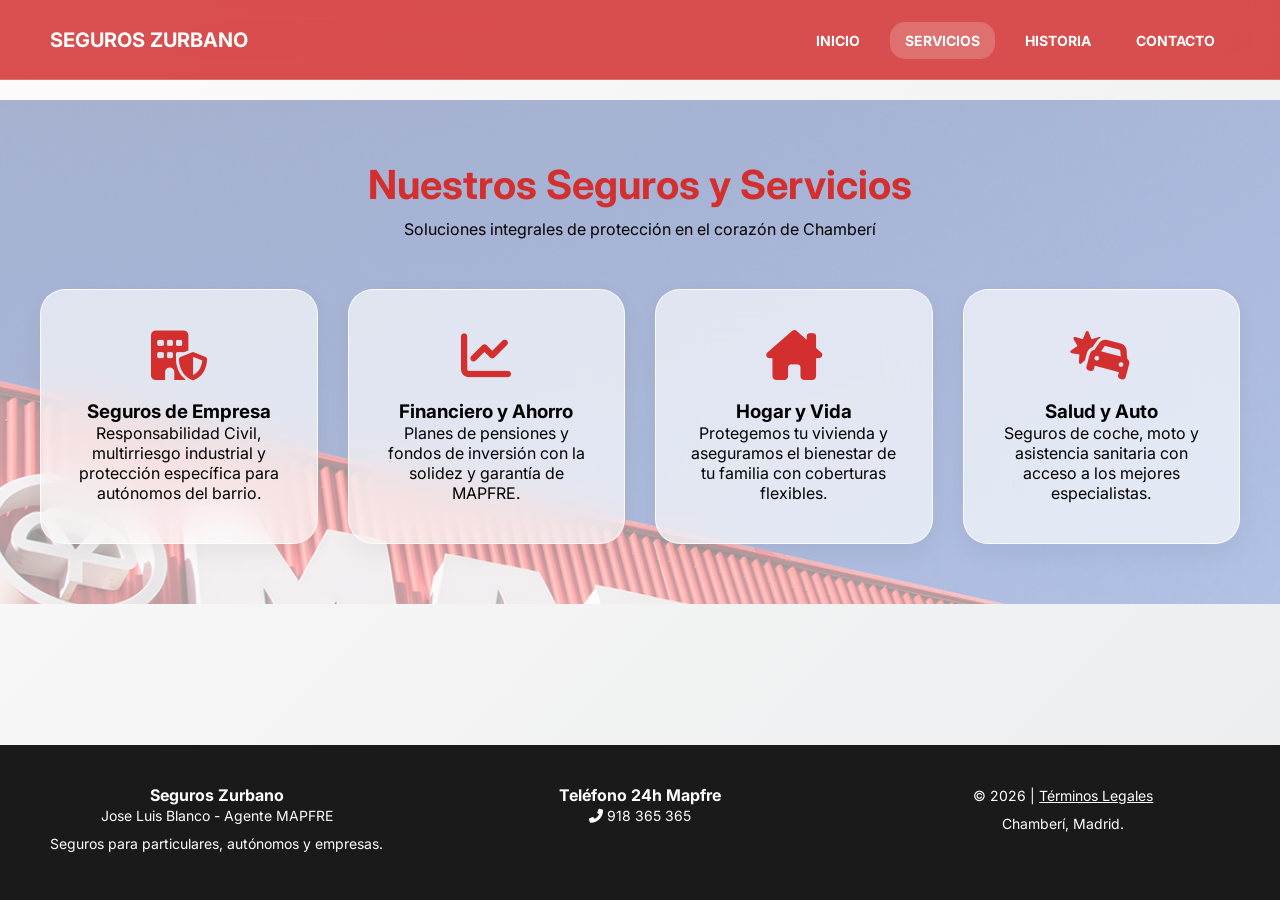
<file: servicios.html>
<!DOCTYPE html>
<html lang="es">
<head>
    <meta charset="UTF-8">
    <meta name="viewport" content="width=device-width, initial-scale=1.0">
    <title>Servicios | Seguros Zurbano</title>
    <link rel="stylesheet" type="text/css" href="estilos/estilos.css">
    <link rel="stylesheet" href="https://cdnjs.cloudflare.com/ajax/libs/font-awesome/6.5.1/css/all.min.css">
    <link href="https://fonts.googleapis.com/css2?family=Inter:wght@400;700&display=swap" rel="stylesheet">
</head>
<body data-pagina="servicios">
    
    
    <nav class="navbar">
    <a href="index.html" id="logo"> SEGUROS ZURBANO</a> 
    
    <input type="checkbox" id="check"> 
    <label for="check" id="checkboton"><i class="fa-solid fa-bars"></i></label>
    
    <ul class="menu-items">
        <li><a href="index.html">Inicio</a></li>
        <li><a class="actual" href="servicios.html">Servicios</a></li>
        <li><a href="historia.html">Historia</a></li>
        <li><a href="contacto.html">Contacto</a></li>
    </ul>
</nav>

    <section id="servicios" style="margin-top: 100px; padding: 60px 20px;">
        <div class="principal-titulo">
            <h2>Nuestros Seguros y Servicios</h2>
            <p>Soluciones integrales de protección en el corazón de Chamberí</p>
        </div>
        
        <div class="contenedor-grid">
            <div class="tarjeta">
                <i class="fa-solid fa-building-shield"></i>
                <h3>Seguros de Empresa</h3>
                <p>Responsabilidad Civil, multirriesgo industrial y protección específica para autónomos del barrio.</p>
            </div>
            <div class="tarjeta">
                <i class="fa-solid fa-chart-line"></i>
                <h3>Financiero y Ahorro</h3>
                <p>Planes de pensiones y fondos de inversión con la solidez y garantía de MAPFRE.</p>
            </div>
            <div class="tarjeta">
                <i class="fa-solid fa-house-chimney"></i>
                <h3>Hogar y Vida</h3>
                <p>Protegemos tu vivienda y aseguramos el bienestar de tu familia con coberturas flexibles.</p>
            </div>
            <div class="tarjeta">
                <i class="fa-solid fa-car-burst"></i>
                <h3>Salud y Auto</h3>
                <p>Seguros de coche, moto y asistencia sanitaria con acceso a los mejores especialistas.</p>
            </div>
        </div>      
    </section>

     <footer class="footer-final">
        <div class="columna">
            <h4>Seguros Zurbano</h4>
            <p>Jose Luis Blanco - Agente MAPFRE</p>
            <p>Seguros para particulares, autónomos y empresas.</p>
        </div>
        <div class="columna">
            <h4>Teléfono 24h Mapfre</h4>
            <p><i class="fa-solid fa-phone-flip"></i> 918 365 365</p>
        </div>
       <div class="columna">
            <p>&copy; 2026 | <a href="legal.html" style="color:#fff; text-decoration:underline;">Términos Legales</a></p>
            <p>Chamberí, Madrid.</p>
    </div>
    </footer>
<script src="js/app.js"></script>
</body>
</html>
</file>
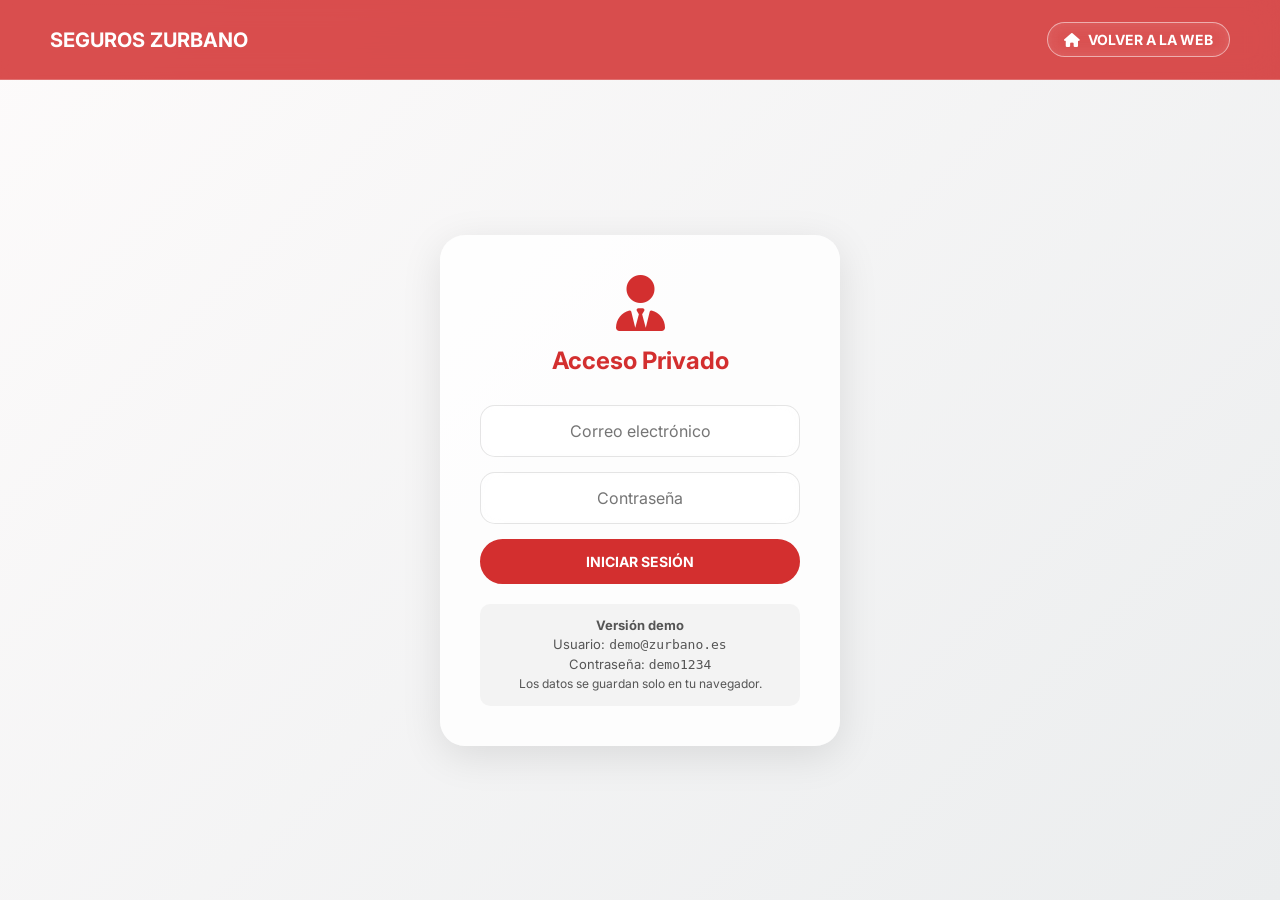
<file: solicitudes.html>
<!DOCTYPE html>
<html lang="es">
<head>
    <meta charset="UTF-8">
    <meta name="viewport" content="width=device-width, initial-scale=1.0">
    <title>Panel de Solicitudes | Seguros Zurbano</title>
    <link rel="stylesheet" type="text/css" href="estilos/estilos.css">
    <link rel="stylesheet" href="https://cdnjs.cloudflare.com/ajax/libs/font-awesome/6.5.1/css/all.min.css">
</head>
<body data-pagina="solicitudes">
    <nav class="navbar">
        <span id="logo" style="color: white; font-weight: bold; font-size: 20px;">PANEL DE GESTIÓN</span>
        <input type="checkbox" id="check">
        <label for="check" id="checkboton"><i class="fa-solid fa-bars"></i></label>
        <ul class="menu-items">
            <li><a href="clientes.html" class="btn-nav-especial" style="background: transparent !important; border: none !important;"><i class="fa-solid fa-address-book"></i> Clientes</a></li>
            <li><a href="usuarios.html" class="btn-nav-especial" style="background: transparent !important; border: none !important;"><i class="fa-solid fa-users-gear"></i> Equipo</a></li>
            <li><a href="login.html" class="btn-nav-especial"  data-salir><i class="fa-solid fa-right-from-bracket"></i> Salir</a></li>
        </ul>
    </nav>

  <div class="panel-container">
        <div class="panel-header" style="display: flex; justify-content: space-between; align-items: center; margin-bottom: 20px;">
            <div>
                <h2 style="color: #D32F2F;">Bandeja de Solicitudes</h2>
                <p style="font-size: 14px; color: #666;">Bienvenido, <span id="nombre-usuario"></span></p>
            </div>
            <a href="nuevoCliente.html" class="btn-actualizar-ios" style="text-decoration: none;">
                <i class="fa-solid fa-user-plus"></i> Añadir Cliente
            </a>
        </div>
        <table>
            <thead>
                <tr><th>ID</th><th>Fecha</th><th>Cliente</th><th>Email</th><th>Estado</th><th>Acción</th></tr>
            </thead>
            <tbody id="tbody"></tbody>
        </table>
    </div>

<script src="js/app.js"></script>
</body>
</html>
</file>
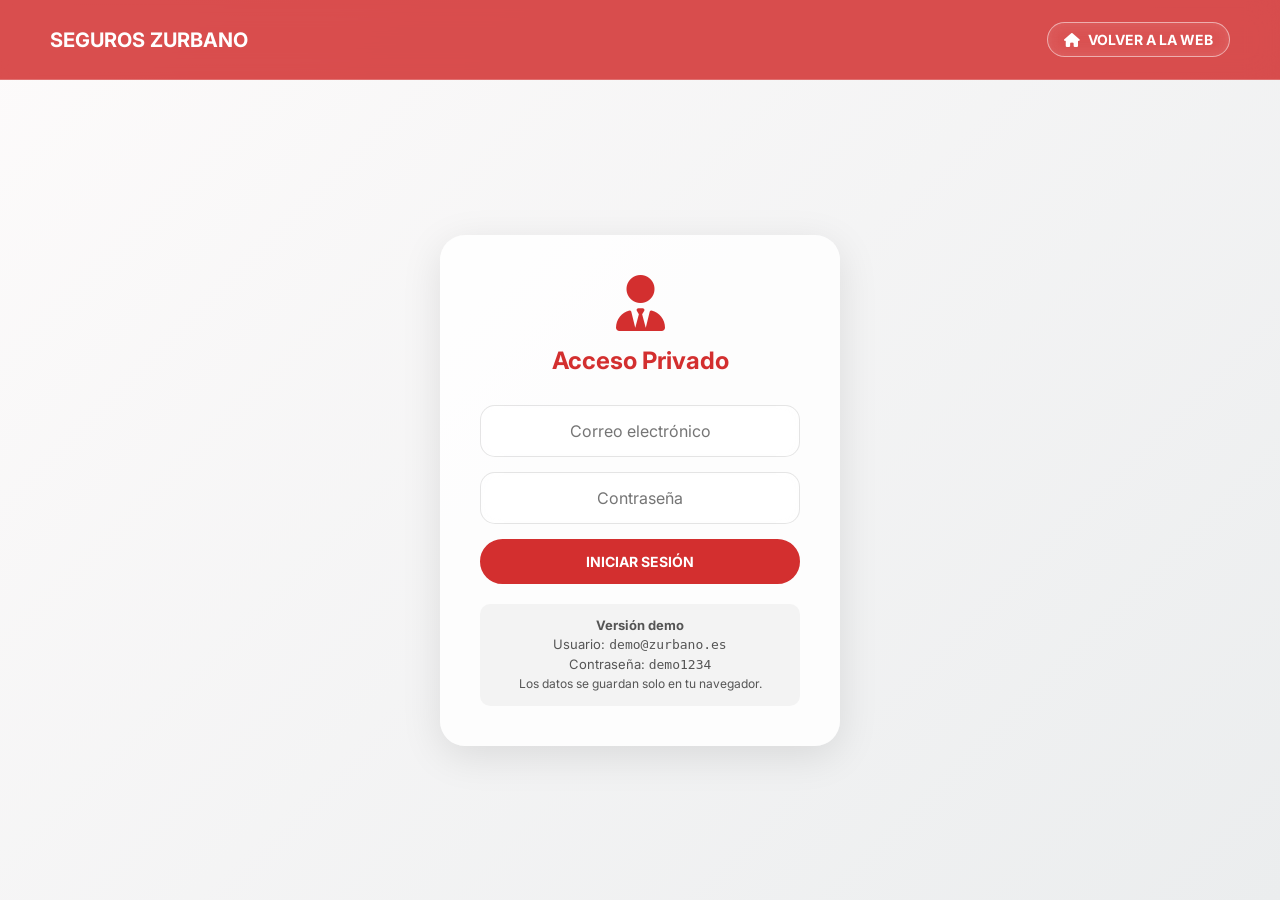
<file: usuarios.html>
<!DOCTYPE html>
<html lang="es">
<head>
    <meta charset="UTF-8">
    <meta name="viewport" content="width=device-width, initial-scale=1.0">
    <title>Equipo | Seguros Zurbano</title>
    <link rel="stylesheet" type="text/css" href="estilos/estilos.css">
    <link rel="stylesheet" href="https://cdnjs.cloudflare.com/ajax/libs/font-awesome/6.5.1/css/all.min.css">
</head>
<body data-pagina="usuarios">
    <nav class="navbar">
        <span id="logo" style="color: white; font-weight: bold; font-size: 20px;">PANEL DE GESTIÓN</span>
        <input type="checkbox" id="check">
        <label for="check" id="checkboton"><i class="fa-solid fa-bars"></i></label>
        <ul class="menu-items">
            <li><a href="solicitudes.html" class="btn-nav-especial" style="background: transparent !important; border: none !important;"><i class="fa-solid fa-inbox"></i> Bandeja</a></li>
            <li><a href="clientes.html" class="btn-nav-especial" style="background: transparent !important; border: none !important;"><i class="fa-solid fa-address-book"></i> Clientes</a></li>
            <li><a href="login.html" class="btn-nav-especial"  data-salir><i class="fa-solid fa-right-from-bracket"></i> Salir</a></li>
        </ul>
    </nav>

    <div class="panel-container">
        <div class="panel-header" style="display: flex; justify-content: space-between; align-items: center; margin-bottom: 20px;">
            <div>
                <h2 style="color: #D32F2F;"><i class="fa-solid fa-users-gear"></i> Equipo de Trabajo</h2>
                <p style="font-size: 14px; color: #666;">Gestiona el acceso de los trabajadores al panel.</p>
            </div>
            <a href="nuevoTrabajador.html" class="btn-actualizar-ios" style="text-decoration: none;">
                <i class="fa-solid fa-user-plus"></i> Añadir Trabajador
            </a>
        </div>
        <p id="error" style="color: #D32F2F; background: rgba(211,47,47,0.1); padding: 10px; border-radius: 10px; margin-bottom: 15px; font-weight: bold; display:none;"></p>
        <p id="exito" style="color: #2e7d32; background: rgba(76,175,80,0.1); padding: 10px; border-radius: 10px; margin-bottom: 15px; font-weight: bold; display:none;"></p>
        <table>
            <thead>
                <tr><th>Nombre y Apellidos</th><th>Email</th><th>Contraseña</th><th style="text-align: center;">Acciones</th></tr>
            </thead>
            <tbody id="tbody"></tbody>
        </table>
    </div>

<script src="js/app.js"></script>
</body>
</html>
</file>
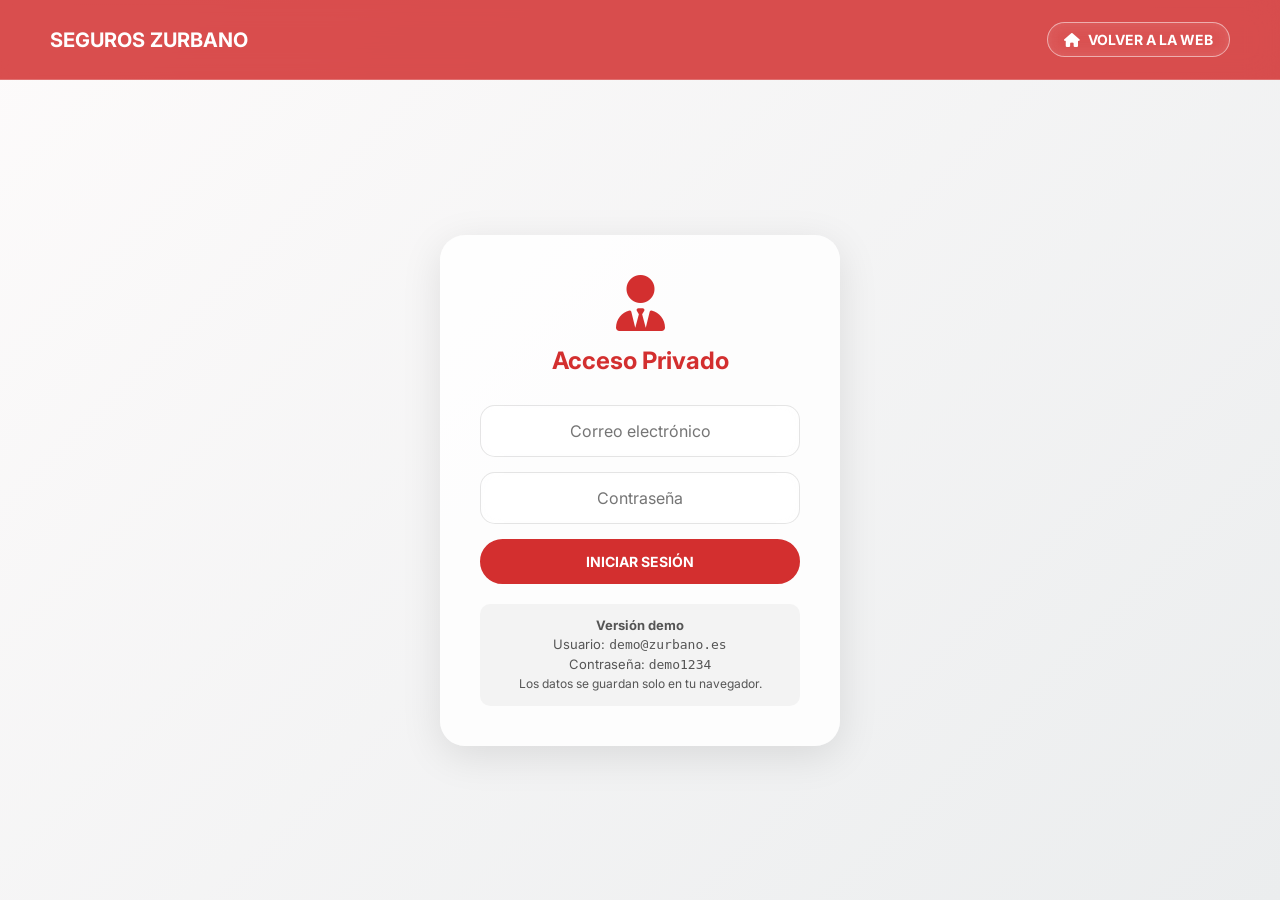
<file: verSolicitud.html>
<!DOCTYPE html>
<html lang="es">
<head>
    <meta charset="UTF-8">
    <meta name="viewport" content="width=device-width, initial-scale=1.0">
    <title>Detalle Solicitud | Seguros Zurbano</title>
    <link rel="stylesheet" type="text/css" href="estilos/estilos.css">
    <link rel="stylesheet" href="https://cdnjs.cloudflare.com/ajax/libs/font-awesome/6.5.1/css/all.min.css">
</head>
<body data-pagina="verSolicitud">
    <nav class="navbar">
        <span id="logo" style="color: white; font-weight: bold; font-size: 20px;">PANEL DE GESTIÓN</span>
        <input type="checkbox" id="check">
        <label for="check" id="checkboton"><i class="fa-solid fa-bars"></i></label>
        <ul class="menu-items">
            <li><a href="solicitudes.html" class="btn-nav-especial" ><i class="fa-solid fa-arrow-left"></i> Volver a Bandeja</a></li>
        </ul>
    </nav>

    <div class="panel-container" id="detalle" style="background: rgba(255, 255, 255, 0.85); border-radius: 25px; box-shadow: 0 10px 40px rgba(0,0,0,0.1);"></div>

<script src="js/app.js"></script>
</body>
</html>
</file>
<file: estilos/estilos.css>
@import url('https://fonts.googleapis.com/css2?family=Inter:wght@400;600;700&display=swap');

/* =======================================================
    1. RESET Y TIPOGRAFÍA
   ======================================================= */
* {
    margin: 0; padding: 0; box-sizing: border-box; text-decoration: none;
    scroll-behavior: smooth;
}

body, input, textarea, button, select, h1, h2, h3, h4, p, span, a, div {
    font-family: 'Inter', -apple-system, BlinkMacSystemFont, sans-serif;
}

body { min-height: 100vh; display: flex; flex-direction: column; background: linear-gradient(135deg, #fdfbfb 0%, #ebedee 100%); }
html { overflow-y: scroll; }

/* =======================================================
    2. NAVEGACIÓN (Cristal)
   ======================================================= */
.navbar {
    background: rgba(211, 47, 47, 0.85) !important;
    backdrop-filter: blur(15px);
    -webkit-backdrop-filter: blur(15px);
    border-bottom: 1px solid rgba(255, 255, 255, 0.2);
    height: 80px;
    width: 100%;
    display: flex; 
    justify-content: space-between; 
    align-items: center;
    padding: 0 50px;
    position: fixed;
    top: 0;
    z-index: 2000;
}

#logo { font-size: 20px; color: #FFFFFF; font-weight: bold; }
#check, #checkboton { display: none; }

.menu-items {
    display: flex;
    list-style: none;
    gap: 15px; 
    align-items: center;
}

.menu-items li a {
    color: #FFFFFF;
    padding: 10px 15px; 
    font-weight: 700;
    text-transform: uppercase;
    font-size: 14px;
    border-radius: 15px;
    transition: 0.3s;
}

.menu-items li a:hover, .menu-items li a.actual {
    background: rgba(255, 255, 255, 0.2);
}

/* =======================================================
    3. BOTONES DE MENÚ PREMIUM
   ======================================================= */
.btn-nav-especial {
    background: rgba(255, 255, 255, 0.15) !important;
    border: 1.5px solid rgba(255, 255, 255, 0.5) !important;
    border-radius: 20px !important;
    padding: 8px 16px !important;
    backdrop-filter: blur(8px);
    display: inline-flex;
    align-items: center;
    gap: 8px;
    font-weight: 700;
    transition: all 0.3s cubic-bezier(0.2, 0.8, 0.2, 1) !important;
}

.btn-nav-especial:hover {
    background: #FFFFFF !important;
    color: #D32F2F !important; 
    border-color: #FFFFFF !important;
    box-shadow: 0 4px 15px rgba(0, 0, 0, 0.15) !important;
    transform: translateY(-2px);
}

/* =======================================================
    4. SECCIONES DE LA WEB (Inicio, Servicios, Historia...)
   ======================================================= */
#hero-section {
    background: linear-gradient(to bottom, rgba(0,0,0,0.7), rgba(139, 0, 0, 0.6)), url('../img/sedeMapfre.jpeg');
    background-size: cover; background-position: center; height: 70vh;
    display: flex; align-items: center; justify-content: center; text-align: center;
    margin-top: 80px; padding: 0 20px;
}
.hero-contenido { max-width: 900px; animation: entradaSuave 1s ease-out; }
.subtitulo-hero { display: block; color: #f1f1f1; font-size: 0.9rem; letter-spacing: 3px; font-weight: 700; margin-bottom: 10px; text-transform: uppercase; }
.titulo-hero { color: #FFFFFF; font-size: 4rem; font-weight: 800; margin-bottom: 15px; text-shadow: 0 4px 15px rgba(0,0,0,0.5); line-height: 1.1; }
.texto-hero { color: #ddd; font-size: 1.3rem; margin-bottom: 30px; font-weight: 400; max-width: 700px; margin-left: auto; margin-right: auto; }
@keyframes entradaSuave { from { opacity: 0; transform: translateY(30px); } to { opacity: 1; transform: translateY(0); } }

#agente-info { padding: 80px 20px; display: flex; justify-content: center; }
.perfil-agente { background: rgba(255, 255, 255, 0.65); backdrop-filter: blur(20px); -webkit-backdrop-filter: blur(20px); border: 1px solid rgba(255,255,255,0.8); border-radius: 25px; padding: 30px; display: flex; align-items: center; gap: 25px; max-width: 800px; width: 100%; box-shadow: 0 10px 30px rgba(0,0,0,0.05); }
.perfil-agente i { font-size: 60px; color: #D32F2F; }
.vias-contacto a { display: block; color: #D32F2F; font-weight: bold; margin-top: 10px; font-size: 1.1rem; }
.avatar-agente { width: 80px; height: 80px; border-radius: 50%; object-fit: cover; box-shadow: 0 4px 10px rgba(0,0,0,0.1); }

#servicios { padding: 80px 20px; margin-top: 80px; background-image: linear-gradient(rgba(255, 255, 255, 0.6), rgba(255, 255, 255, 0.6)), url('../img/fondo.jpeg'); background-size: cover; background-position: center; background-attachment: fixed; }
.principal-titulo { text-align: center; margin-bottom: 50px; }
.principal-titulo h2 { color: #D32F2F; font-size: 2.5rem; margin-bottom: 10px; }
.contenedor-grid { max-width: 1200px; margin: 0 auto; display: grid; grid-template-columns: repeat(auto-fit, minmax(250px, 1fr)); gap: 30px; }
.tarjeta { padding: 40px 30px; text-align: center; background: rgba(255, 255, 255, 0.65); backdrop-filter: blur(20px); -webkit-backdrop-filter: blur(20px); border: 1px solid rgba(255,255,255,0.8); border-radius: 25px; box-shadow: 0 10px 25px rgba(0,0,0,0.05); transition: 0.3s; }
.tarjeta:hover { transform: translateY(-10px); box-shadow: 0 15px 35px rgba(0,0,0,0.1); border-color: rgba(211, 47, 47, 0.4); }
.tarjeta i { font-size: 50px; color: #D32F2F; margin-bottom: 20px; }

.seccion-historia-unica, .seccion-legal-unica { padding: 120px 20px 80px 20px; display: flex; justify-content: center; align-items: center; flex: 1; }
.tarjeta-perfil-profesional, .tarjeta-legal-profesional { background: rgba(255, 255, 255, 0.65); backdrop-filter: blur(20px); border: 1px solid rgba(255,255,255,0.8); max-width: 900px; width: 100%; display: flex; flex-wrap: wrap; border-radius: 25px; overflow: hidden; box-shadow: 0 10px 30px rgba(0,0,0,0.05); }
.bloque-foto { flex: 1; min-width: 380px; }
.bloque-foto img { width: 100%; height: 100%; object-fit: cover; display: block; }
.bloque-contenido, .bloque-contenido-legal { flex: 1.5; padding: 50px; }
.nombre-titulo, .nombre-titulo-legal { color: #D32F2F; font-size: 2.5rem; font-weight: 700; margin-bottom: 5px; }
.subtitulo-profesional, .subtitulo-legal { color: #555; text-transform: uppercase; font-size: 0.9rem; letter-spacing: 1px; margin-bottom: 25px; font-weight: 700; }
.texto-biografia p, .texto-legal-cuerpo p { font-size: 1rem; line-height: 1.7; color: #444; margin-bottom: 15px; }
.frase-agente, .frase-legal { border-left: 4px solid #D32F2F; padding-left: 20px; font-style: italic; color: #666; margin: 25px 0; }
.badges-certificados, .badges-legales { display: flex; gap: 15px; margin-top: 30px; }
.badge-item, .badge-item-legal { background: rgba(255,255,255,0.5); padding: 15px; border-radius: 15px; display: flex; align-items: center; gap: 10px; flex: 1; border: 1px solid rgba(255,255,255,0.8); }
.badge-item i, .badge-item-legal i { color: #D32F2F; font-size: 20px; }

.seccion-contacto-pagina { padding: 120px 20px 60px; min-height: 80vh; display: flex; justify-content: center; }
.form-contenedor { background: rgba(255, 255, 255, 0.65); backdrop-filter: blur(20px); border: 1px solid rgba(255,255,255,0.8); padding: 40px; border-radius: 25px; box-shadow: 0 10px 30px rgba(0,0,0,0.05); width: 100%; max-width: 600px; margin: 0 auto; text-align: center; }
.contenedor-dos-columnas { display: flex; gap: 40px; max-width: 1200px; width: 100%; align-items: flex-start; }
.columna-mapa { flex: 1; text-align: center; background: rgba(255, 255, 255, 0.65); backdrop-filter: blur(20px); border: 1px solid rgba(255,255,255,0.8); padding: 40px; border-radius: 25px; box-shadow: 0 10px 30px rgba(0,0,0,0.05); }
.contenedor-dos-columnas .form-contenedor { flex: 1; margin: 0; max-width: none; }
.mapa-wrapper { margin: 20px 0; border-radius: 15px; overflow: hidden; border: 1px solid rgba(0,0,0,0.1); }
.datos-sucursal { text-align: left; margin-top: 20px; color: #555; line-height: 1.6; }

/* Formularios estéticos */
.formulario { display: flex; flex-direction: column; gap: 15px; margin-top: 30px; }
.formulario input, .formulario textarea { padding: 15px; font-size: 16px; border-radius: 15px; border: 1px solid rgba(0,0,0,0.1); background: rgba(255,255,255,0.7); backdrop-filter: blur(10px); transition: 0.3s; }
.formulario input:focus, .formulario textarea:focus { background: white; border-color: #D32F2F; outline: none; box-shadow: 0 0 0 3px rgba(211,47,47,0.1); }
.custom-file-upload { display: inline-block; padding: 15px; cursor: pointer; background: rgba(255, 255, 255, 0.7); border: 2px dashed rgba(211, 47, 47, 0.4); border-radius: 15px; font-weight: 600; color: #555; text-align: center; transition: all 0.3s ease; margin-top: 5px; }
.custom-file-upload:hover { background: rgba(255, 255, 255, 1); border-color: #D32F2F; color: #D32F2F; box-shadow: 0 4px 15px rgba(211, 47, 47, 0.1); }
.custom-file-upload input[type="file"] { display: none; }

/* =======================================================
    5. UNIFICACIÓN DE BOTONES
   ======================================================= */
button, input[type="submit"], .boton-hero, .btn-accion, .btn-actualizar-ios, .btn-ver, .btn-eliminar, a[href="solicitudes.html"]:not(.btn-nav-especial) {
    border-radius: 25px !important; padding: 12px 24px !important; font-weight: 700 !important; text-transform: uppercase !important; font-size: 14px !important; display: inline-flex !important; align-items: center !important; justify-content: center !important; gap: 8px !important; border: 2px solid transparent !important; transition: all 0.3s cubic-bezier(0.2, 0.8, 0.2, 1) !important; text-decoration: none !important; cursor: pointer !important;
}

/* Botones Rojos */
button[type="submit"], .boton-hero, .btn-accion, .btn-actualizar-ios, .btn-ver { background: #D32F2F !important; color: #FFFFFF !important; border-color: #D32F2F !important; }
button[type="submit"]:hover, .boton-hero:hover, .btn-accion:hover, .btn-actualizar-ios:hover, .btn-ver:hover { background: #FFFFFF !important; color: #D32F2F !important; box-shadow: inset 0 0 0 2px #D32F2F, 0 8px 25px rgba(211, 47, 47, 0.25) !important; transform: translateY(-2px) !important; }

/* Botones Oscuros */
.btn-eliminar, a[href="solicitudes.html"]:not(.btn-nav-especial), button[name="nuevo_comentario"] { background: #1A1A1A !important; color: #FFFFFF !important; border-color: #1A1A1A !important; }
.btn-eliminar:hover, a[href="solicitudes.html"]:not(.btn-nav-especial):hover, button[name="nuevo_comentario"]:hover { background: #FFFFFF !important; color: #1A1A1A !important; box-shadow: inset 0 0 0 2px #1A1A1A, 0 8px 25px rgba(26, 26, 26, 0.25) !important; transform: translateY(-2px) !important; }

/* =======================================================
    6. PANEL DE GESTIÓN Y LOGIN
   ======================================================= */
.panel-container { margin: 130px auto 60px; max-width: 1100px; width: 90%; padding: 40px; }
table { width: 100%; border-collapse: collapse; margin-top: 30px; background: rgba(255, 255, 255, 0.4); border-radius: 15px; overflow: hidden; box-shadow: 0 4px 15px rgba(0,0,0,0.05); }
th, td { padding: 16px 20px; text-align: left; border-bottom: 1px solid rgba(0,0,0,0.05); vertical-align: middle; }
th { background-color: rgba(211, 47, 47, 0.95); color: white; font-weight: 700; text-transform: uppercase; font-size: 13px; letter-spacing: 1px; }
tr:hover td { background-color: rgba(255, 255, 255, 0.9); transition: background 0.3s ease; }

.login-container { display: flex; justify-content: center; align-items: center; min-height: calc(100vh - 80px); margin-top: 80px; padding: 20px; width: 100%; }
.login-box { width: 100%; max-width: 400px; background: rgba(255, 255, 255, 0.85); padding: 40px; border-radius: 25px; box-shadow: 0 10px 40px rgba(0,0,0,0.1); text-align: center; margin: 0 auto; }
.login-box form { display: flex; flex-direction: column; gap: 15px; width: 100%; }
.login-box input { width: 100%; text-align: center; }

/* ----- ETIQUETAS DE ESTADO Y DETALLES (Versión Minimalista) ----- */
.badge-estado { 
    padding: 4px 10px; 
    border-radius: 20px; 
    font-weight: bold; 
    font-size: 11px; 
    display: inline-block; 
}
.badge-pendiente { background: rgba(255, 152, 0, 0.1); color: #FF9800; border: 1px solid rgba(255, 152, 0, 0.3); }
.badge-proceso { background: rgba(33, 150, 243, 0.1); color: #2196F3; border: 1px solid rgba(33, 150, 243, 0.3); }
.badge-gestionada { background: rgba(76, 175, 80, 0.1); color: #4CAF50; border: 1px solid rgba(76, 175, 80, 0.3); }

/* Contenedor mucho más compacto */
.contenedor-estado-glass { 
    background: rgba(255, 255, 255, 0.5); 
    backdrop-filter: blur(8px); 
    border: 1px solid rgba(0,0,0,0.05); 
    padding: 12px 20px; 
    border-radius: 50px; /* Estilo píldora */
    box-shadow: 0 2px 10px rgba(0,0,0,0.02);
    display: inline-block; /* Ya no ocupa todo el ancho */
    margin-bottom: 25px;
}

.form-estado { 
    display: flex; 
    align-items: center; 
    gap: 12px; 
}

.etiqueta-estado { 
    font-size: 13px; 
    font-weight: 700; 
    color: #888; 
    text-transform: uppercase; 
    letter-spacing: 0.5px;
}

/* El selector ahora es pequeño y fino */
.select-ios { 
    padding: 6px 12px; 
    border-radius: 8px; 
    border: 1px solid #ddd; 
    font-size: 13px; 
    font-weight: 600; 
    color: #444; 
    background: white; 
    cursor: pointer;
    outline: none;
}

/* El botón de actualizar se vuelve un icono sutil */
.contenedor-estado-glass .btn-actualizar-ios {
    padding: 6px 12px !important;
    font-size: 11px !important;
    border-radius: 8px !important;
    height: 32px;
}
/* =======================================================
    7. FOOTER
   ======================================================= */
.footer-final { background: #1A1A1A; color: white; padding: 40px 20px; display: grid; grid-template-columns: repeat(auto-fit, minmax(200px, 1fr)); gap: 30px; text-align: center; margin-top: auto; }
.footer-final p { font-size: 14px; line-height: 1.6; margin-bottom: 5px; }

/* =======================================================
    8. RESPONSIVE DEFINITIVO (PANTALLAS PEQUEÑAS)
   ======================================================= */
@media (max-width: 950px) {
    /* LA HAMBURGUESA MAGICA */
    #checkboton { display: block; color: white; font-size: 30px; cursor: pointer; }
    .menu-items { position: fixed; width: 100%; height: 100vh; background: rgba(211, 47, 47, 0.95); backdrop-filter: blur(15px); top: 80px; left: -100%; flex-direction: column; padding-top: 50px; transition: left 0.5s ease; overflow-y: auto; z-index: 1000; }
    
    /* El checkbox activa el menú hacia la derecha */
    #check:checked ~ .menu-items { left: 0; }
    
    .menu-items li { margin: 20px 0; text-align: center; width: 100%; }
    
    /* Navbar móvil ajustado */
    .navbar { padding: 0 20px !important; }
    #logo { font-size: 18px !important; }
    
    /* Textos generales adaptados */
    .titulo-hero { font-size: 2.5rem !important; }
    .texto-hero { font-size: 1.1rem !important; }
    .nombre-titulo, .nombre-titulo-legal { font-size: 2rem !important; text-align: center; }
    
    /* Cajas y Padding para que nada se desborde */
    .seccion-historia-unica, .seccion-legal-unica, .seccion-contacto-pagina, #servicios, #agente-info { padding: 40px 15px !important; margin-top: 40px !important; }
    .tarjeta-perfil-profesional, .tarjeta-legal-profesional { max-width: 100% !important; margin: 0 10px; }
    .bloque-contenido, .bloque-contenido-legal { padding: 25px !important; text-align: center; }
    
    /* Layouts a 1 columna en móvil */
    .contenedor-dos-columnas { flex-direction: column; align-items: stretch; gap: 20px; }
    .columna-mapa, .form-contenedor { width: 100% !important; padding: 25px 15px !important; margin: 0 !important; box-sizing: border-box; }
    .perfil-agente { flex-direction: column; text-align: center; padding: 20px !important; }
    .bloque-foto { min-width: 100% !important; height: 250px !important; }

    /* Ajustes Panel de Gestión y Tablas */
    .panel-container, .detalle-container { margin: 100px 10px 40px !important; padding: 20px 15px !important; width: auto !important; }
    table { display: block; width: 100%; overflow-x: auto; white-space: nowrap; -webkit-overflow-scrolling: touch; }
    th, td { padding: 12px 10px; font-size: 13px; }
    
    /* Botones más amigables para el dedo en pantallas estrechas */
    button, input[type="submit"], .boton-hero, .btn-accion, .btn-actualizar-ios, .btn-ver, .btn-eliminar { width: 100% !important; margin-top: 10px; }
    
    /* Botones del navbar que bajaron al menú */
    .btn-nav-especial { display: inline-block !important; width: 80% !important; text-align: center; padding: 15px !important; }
}
</file>
